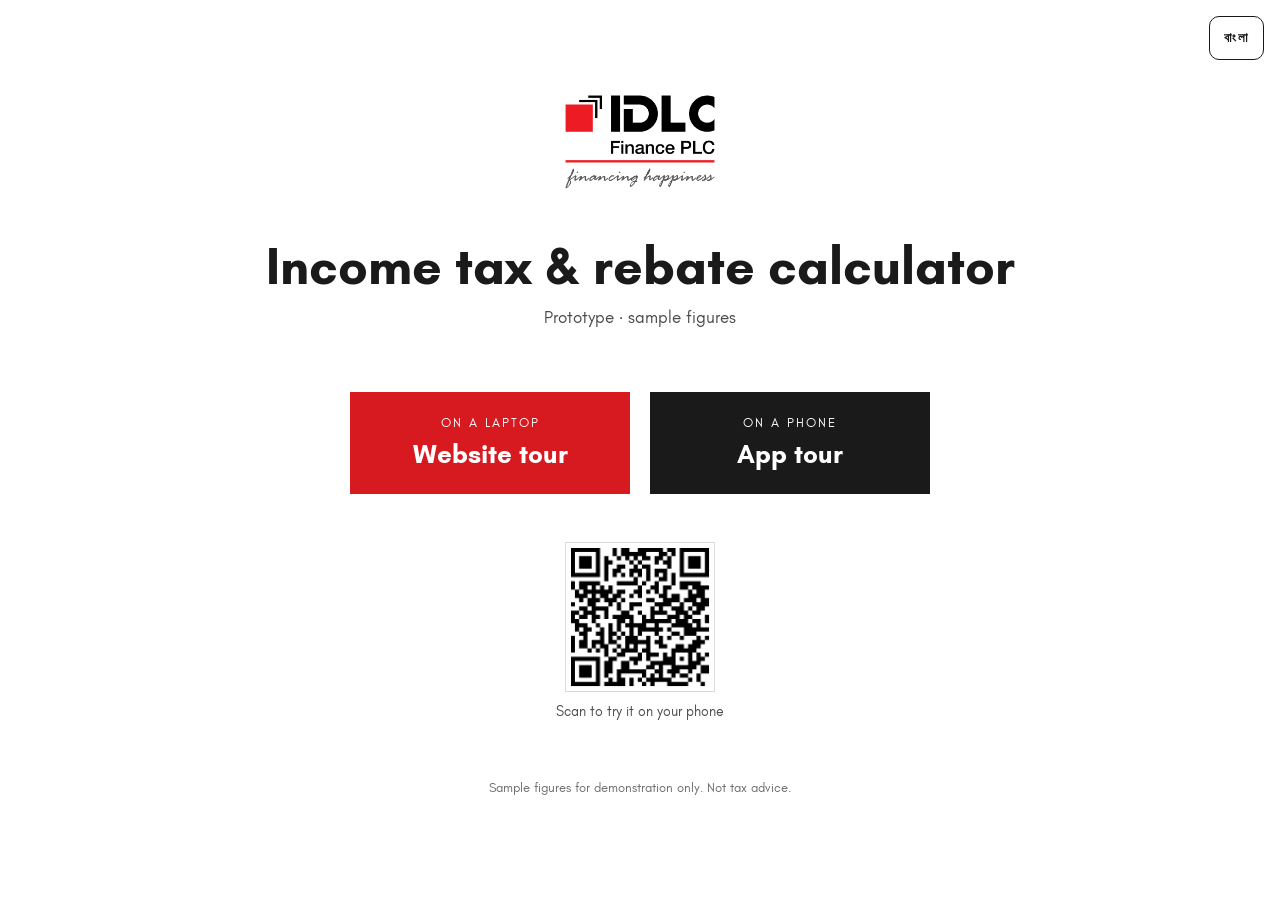
<file: index.html>
<!doctype html>
<html lang="en">
<head>
  <meta charset="utf-8">
  <meta name="viewport" content="width=device-width, initial-scale=1">
  <title data-i18n="s.title">Income tax &amp; rebate calculator</title>
  <link rel="manifest" href="manifest.webmanifest">
  <meta name="theme-color" content="#D71920">
  <link rel="icon" href="assets/icons/icon-192.png">
  <link rel="apple-touch-icon" href="assets/icons/icon-192.png">
  <link rel="stylesheet" href="css/tokens.css">
  <link rel="stylesheet" href="css/web.css">
</head>
<body>
  <main class="start">
    <button type="button" class="langbtn start__lang" data-lang-toggle data-i18n="c.switchTo">বাংলা</button>
    <img class="start__logo" src="assets/logo/idlc-logo-stacked.png" alt="IDLC financing happiness">
    <h1 data-i18n="s.title">Income tax &amp; rebate calculator</h1>
    <p class="start__line" data-i18n="s.line">Prototype · sample figures</p>

    <div class="start__btns">
      <a class="btn big big--red" href="web/quick.html"><small data-i18n="s.laptop">On a laptop</small><strong data-i18n="s.web">Website tour</strong></a>
      <a class="btn big big--ink" href="app/index.html"><small data-i18n="s.phone">On a phone</small><strong data-i18n="s.app">App tour</strong></a>
    </div>

    <div class="qr">
      <img class="qr__img" src="assets/qr.png" width="150" height="150" alt="QR code" data-i18n-attr="alt:s.qrBox">
      <span data-i18n="s.qr">Scan to try it on your phone</span>
    </div>

    <p class="foot" data-i18n="s.foot">Sample figures for demonstration only. Not tax advice.</p>
    <p class="draftnote" data-i18n="c.draft"></p>
  </main>

  <script src="js/strings.js"></script>
  <script src="js/i18n.js"></script>
  <script>
    IDLC_I18N.init();
    // Lets the site be installed and used offline (only when served over http/https)
    if ('serviceWorker' in navigator && /^https?:$/.test(location.protocol)) {
      navigator.serviceWorker.register('sw.js').catch(function () {});
    }
  </script>
</body>
</html>
</file>
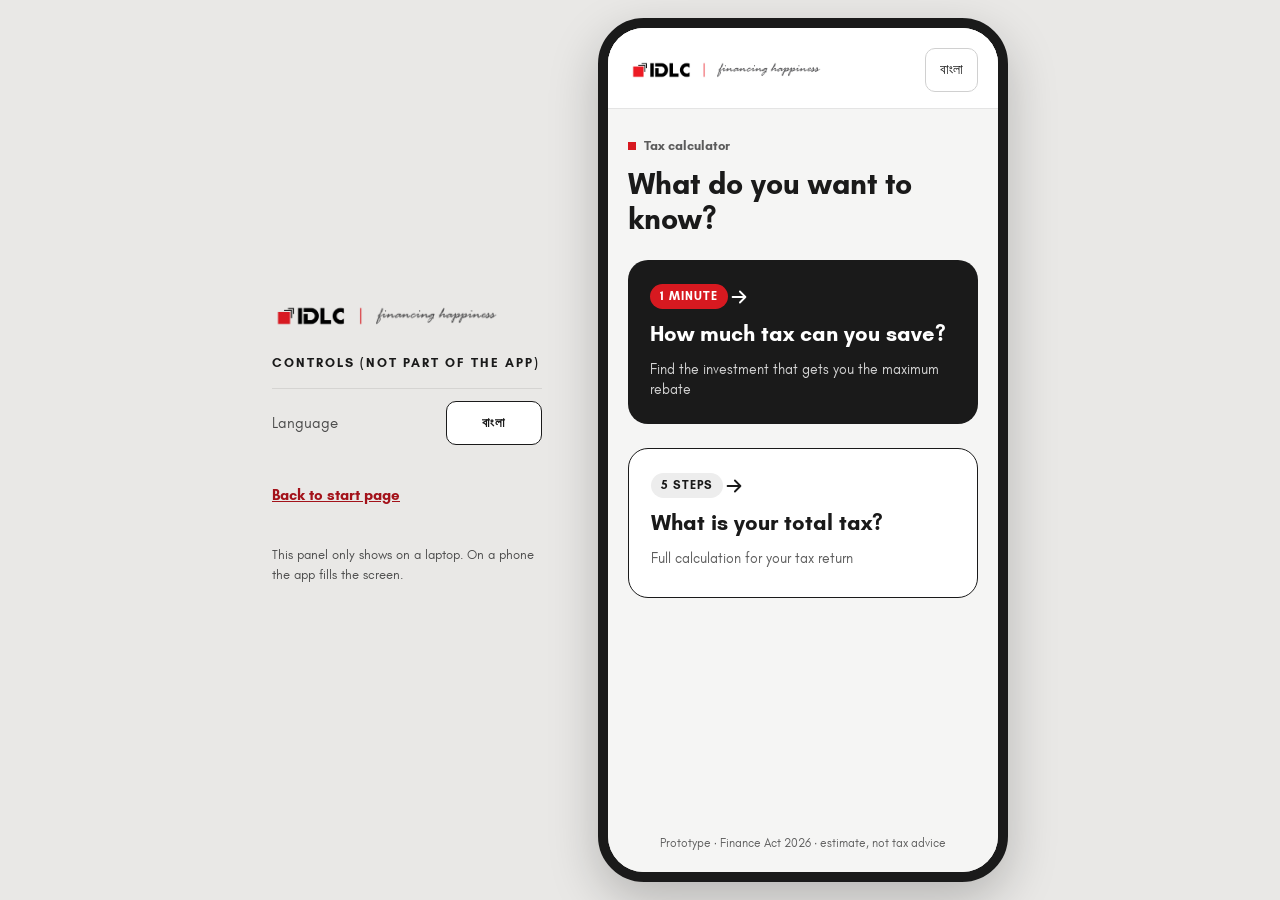
<file: app/index.html>
<!doctype html>
<html lang="en">
<head>
  <meta charset="utf-8">
  <meta name="viewport" content="width=device-width, initial-scale=1, viewport-fit=cover">
  <title data-i18n="a.tag">Tax calculator</title>
  <meta name="theme-color" content="#D71920">
  <meta name="apple-mobile-web-app-capable" content="yes">
  <meta name="mobile-web-app-capable" content="yes">
  <link rel="manifest" href="../manifest.webmanifest">
  <link rel="icon" href="../assets/icons/icon-192.png">
  <link rel="apple-touch-icon" href="../assets/icons/icon-192.png">
  <link rel="stylesheet" href="../css/tokens.css">
  <link rel="stylesheet" href="../css/web.css">
  <link rel="stylesheet" href="../css/app.css">
</head>
<body class="app">
  <div class="stage">
    <aside class="controls no-print">
      <img src="../assets/logo/idlc-logo-horizontal.jpg" alt="IDLC financing happiness">
      <h2 data-i18n="a.ctrlTitle">Controls (not part of the app)</h2>
      <div class="controls__row">
        <span data-i18n="a.ctrlLang">Language</span>
        <button type="button" class="langbtn" data-lang-toggle data-i18n="c.switchTo">বাংলা</button>
      </div>
      <a href="../index.html" data-i18n="a.ctrlBack">Back to start page</a>
      <p class="small" data-i18n="a.ctrlHint"></p>
      <p class="draftnote" data-i18n="c.draft"></p>
    </aside>

    <div class="phone">
      <div class="screen" id="screen" tabindex="-1"></div>
      <div class="sheet-layer" id="sheet" hidden></div>
    </div>
  </div>

  <script src="../js/tax-rules.js"></script>
  <script src="../js/tax-engine.js"></script>
  <script src="../js/format.js"></script>
  <script src="../js/strings.js"></script>
  <script src="../js/i18n.js"></script>
  <script src="../js/links.js"></script>
  <script src="../js/ui-common.js"></script>
  <script src="../js/ui-app.js"></script>
  <script>
    // Lets the app be installed and used offline (only when served over http/https)
    if ('serviceWorker' in navigator && /^https?:$/.test(location.protocol)) {
      navigator.serviceWorker.register('../sw.js').catch(function () {});
    }
  </script>
</body>
</html>
</file>
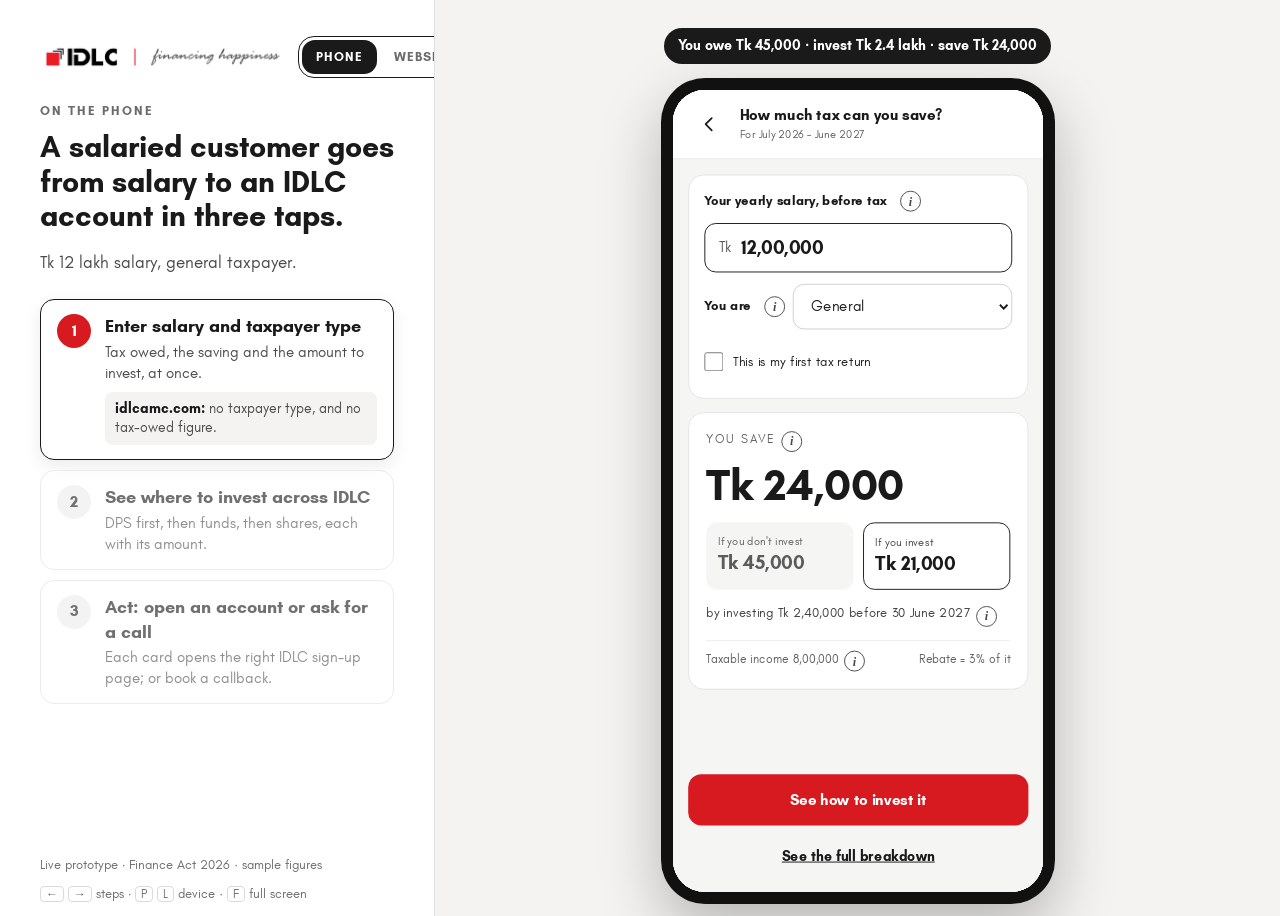
<file: demo/index.html>
<!doctype html>
<html lang="en">
<head>
  <meta charset="utf-8">
  <meta name="viewport" content="width=device-width, initial-scale=1">
  <title>Live demo · IDLC tax calculator</title>
  <link rel="stylesheet" href="../css/tokens.css">
  <style>
    /*
     * demo/index.html — the presentation demo (slide 7).
     * Left: numbered customer tasks. Right: the REAL calculator inside a phone or laptop frame.
     * Click a task (or press → / ←) and the screen jumps to that step. You can still type in it.
     * Keys: → next task · ← previous · P phone · L laptop · F full screen.
     * Works offline (double-click) and online (GitHub Pages).
     */
    html, body { height: 100%; }
    body { background: var(--panel); overflow: hidden; }
    .deck { display: grid; grid-template-columns: minmax(340px, 34%) 1fr; height: 100vh; }

    /* ----- left panel ----- */
    .left { background: #fff; padding: 36px 40px 28px; display: flex; flex-direction: column; gap: 18px; border-right: 1px solid var(--line); overflow: auto; }
    .brand { display: flex; align-items: center; justify-content: space-between; gap: 12px; }
    .brand img { height: 30px; }
    .switch { display: inline-flex; border: 1.5px solid var(--ink); border-radius: 16px; padding: 3px; gap: 3px; }
    .switch button { font: inherit; font-size: 13px; font-weight: 700; letter-spacing: 1px; border: 0; border-radius: 13px; padding: 7px 14px; background: #fff; color: var(--grey-soft); cursor: pointer; min-height: 34px; }
    .switch button[aria-pressed="true"] { background: var(--ink); color: #fff; }
    .kicker { font-size: 13px; letter-spacing: 2px; font-weight: 700; color: var(--grey-soft); margin: 6px 0 -8px; }
    h1 { margin: 0; font-size: 30px; line-height: 1.15; }
    .sub { margin: 0; color: var(--grey-text); font-size: 17px; }
    ol.tasks { list-style: none; margin: 6px 0 0; padding: 0; display: flex; flex-direction: column; gap: 10px; }
    .task { display: grid; grid-template-columns: 34px 1fr; gap: 14px; align-items: start; width: 100%; text-align: left; font: inherit; color: inherit; background: #fff; border: 1px solid var(--line); border-radius: 14px; padding: 14px 16px; cursor: pointer; transition: border-color .15s, box-shadow .15s, opacity .15s; opacity: .62; }
    .task:hover { opacity: .9; }
    .task[aria-current="step"] { opacity: 1; border-color: var(--ink); box-shadow: 0 6px 18px rgba(0,0,0,.08); }
    .task__n { width: 34px; height: 34px; border-radius: 50%; background: var(--line-soft); color: var(--ink); font-weight: 700; display: flex; align-items: center; justify-content: center; }
    .task[aria-current="step"] .task__n { background: var(--red); color: #fff; }
    .task__t { font-weight: 700; font-size: 18px; display: block; }
    .task__d { display: block; color: var(--grey-text); font-size: 15px; margin-top: 2px; }
    .task__vs { display: none; margin-top: 8px; padding: 8px 10px; background: var(--panel); border-radius: 8px; font-size: 13.5px; color: var(--grey-text); }
    .task__vs b { color: var(--ink); }
    .task[aria-current="step"] .task__vs { display: block; }
    .foot { margin-top: auto; font-size: 12.5px; color: var(--grey-soft); display: flex; justify-content: space-between; gap: 12px; flex-wrap: wrap; }
    kbd { font: inherit; font-size: 12px; border: 1px solid var(--field); border-radius: 4px; padding: 0 5px; background: #fff; }

    /* ----- right: device stage ----- */
    .stage { position: relative; display: flex; flex-direction: column; gap: 14px; align-items: center; justify-content: center; padding: 28px; min-width: 0; }
    .callout { background: var(--ink); color: #fff; font-size: 14px; font-weight: 700; padding: 8px 14px; border-radius: 999px; white-space: nowrap; max-width: 90%; overflow: hidden; text-overflow: ellipsis; z-index: 2; }
    .device { position: relative; flex: none; }
    .device iframe { position: absolute; top: 0; left: 0; border: 0; background: #fff; transform-origin: 0 0; }

    /* phone: 390 × 844 screen inside a rounded bezel */
    .phone { border-radius: 44px; background: #111; padding: 12px; box-shadow: 0 24px 60px rgba(0,0,0,.25); }
    .phone .screen { position: relative; overflow: hidden; border-radius: 32px; background: #fff; }

    /* laptop: 1366 × 768 screen, bezel and a base */
    .laptop .lid { background: #111; border-radius: 16px 16px 0 0; padding: 14px 14px 18px; box-shadow: 0 24px 60px rgba(0,0,0,.22); }
    .laptop .screen { position: relative; overflow: hidden; background: #fff; border-radius: 3px; }
    .laptop .base { height: 16px; background: linear-gradient(#cfcfcf, #a9a9a9); border-radius: 0 0 14px 14px; margin: 0 -4%; }
    .laptop .base::before { content: ''; display: block; width: 16%; height: 6px; margin: 0 auto; background: #9a9a9a; border-radius: 0 0 8px 8px; }

    @media (max-width: 900px) {
      body { overflow: auto; }
      .deck { grid-template-columns: 1fr; height: auto; }
      .left { border-right: 0; padding: 24px 16px; }
      .stage { height: 80vh; padding: 16px; }
    }
  </style>
</head>
<body>
  <main class="deck">
    <section class="left" aria-label="Demo steps">
      <div class="brand">
        <img src="../assets/logo/idlc-logo-horizontal.jpg" alt="IDLC">
        <div class="switch" role="group" aria-label="Device">
          <button type="button" data-scene="phone" aria-pressed="true">PHONE</button>
          <button type="button" data-scene="laptop" aria-pressed="false">WEBSITE</button>
        </div>
      </div>
      <div class="kicker" id="kicker"></div>
      <h1 id="title"></h1>
      <p class="sub" id="sub"></p>
      <ol class="tasks" id="tasks"></ol>
      <div class="foot">
        <span>Live prototype · Finance Act 2026 · sample figures</span>
        <span><kbd>←</kbd> <kbd>→</kbd> steps · <kbd>P</kbd> <kbd>L</kbd> device · <kbd>F</kbd> full screen</span>
      </div>
    </section>

    <section class="stage" id="stage" aria-label="Device screen">
      <div class="callout" id="callout" aria-live="polite"></div>
      <div class="device" id="device"></div>
    </section>
  </main>

  <script>
  (function () {
    'use strict';

    // ---------------------------------------------------------------------------
    // THE SCRIPT OF THE DEMO. Edit words here; "src" is the screen each step opens.
    // Links use the presets built into the calculator: salary, cat, first=1, lang.
    // "vs" = what IDLC AML's current calculator (idlcamc.com) does at the same step.
    // ---------------------------------------------------------------------------
    var SCENES = {
      phone: {
        device: 'phone', w: 390, h: 844,
        kicker: 'ON THE PHONE',
        title: 'A salaried customer goes from salary to an IDLC account in three taps.',
        sub: 'Tk 12 lakh salary, general taxpayer.',
        tasks: [
          { t: 'Enter salary and taxpayer type',
            d: 'Tax owed, the saving and the amount to invest, at once.',
            vs: '<b>idlcamc.com:</b> no taxpayer type, and no tax-owed figure.',
            callout: 'You owe Tk 45,000 · invest Tk 2.4 lakh · save Tk 24,000',
            src: '../app/index.html?salary=1200000&cat=general&lang=en#quick' },
          { t: 'See where to invest across IDLC',
            d: 'DPS first, then funds, then shares, each with its amount.',
            vs: '<b>idlcamc.com:</b> points only to IDLC mutual funds.',
            callout: 'Three IDLC companies, one plan · tap "Open a DPS online"',
            src: '../app/index.html?salary=1200000&cat=general&lang=en#invest' },
          { t: 'Act: open an account or ask for a call',
            d: 'Each card opens the right IDLC sign-up page; or book a callback.',
            vs: '<b>idlcamc.com:</b> "Talk to an expert" for funds only.',
            callout: 'Callback with the calculation attached',
            src: '../app/index.html?salary=1200000&cat=general&lang=en#callback' }
        ]
      },
      laptop: {
        device: 'laptop', w: 1366, h: 768,
        kicker: 'ON THE WEBSITE',
        title: 'The same engine gives a correct answer for every kind of taxpayer.',
        sub: 'Quick saver for a fast answer, Full calculator for the return.',
        tasks: [
          { t: 'Below the tax-free limit? Told plainly.',
            d: 'Tk 6 lakh salary: you pay no tax, so no rebate to chase.',
            vs: '<b>idlcamc.com:</b> says this person can save <b>Tk 12,000</b>.',
            callout: 'Tk 6 lakh salary → "You pay no tax at this salary"',
            src: '../web/quick.html?salary=600000&cat=general&lang=en' },
          { t: 'Taxpayer type changes the answer',
            d: 'A woman earning Tk 12 lakh owes Tk 37,500, not Tk 45,000.',
            vs: '<b>idlcamc.com:</b> one rule for everyone; no tax owed shown.',
            callout: 'Woman / 65+: higher tax-free limit, lower tax',
            src: '../web/quick.html?salary=1200000&cat=womanOr65&lang=en' },
          { t: 'Full calculator: list every investment',
            d: 'DPS, Sanchayapatra, PF, funds… each with its legal cap, then the exact tax and a PDF.',
            vs: '<b>idlcamc.com:</b> one "amount invested" box.',
            callout: 'Itemised investments → exact tax to pay, slab by slab',
            src: '../web/full.html' }
        ]
      }
    };

    var $ = function (id) { return document.getElementById(id); };
    var stage = $('stage'), deviceEl = $('device');
    var scene = 'phone', step = 0, frame = null, frameSrc = '';

    function buildDevice(s) {
      var shell = s.device === 'phone'
        ? '<div class="phone"><div class="screen" id="scr"><iframe id="frame" title="Calculator on a phone"></iframe></div></div>'
        : '<div class="laptop"><div class="lid"><div class="screen" id="scr"><iframe id="frame" title="Calculator on a laptop"></iframe></div></div><div class="base"></div></div>';
      deviceEl.innerHTML = shell;
      frame = $('frame'); frameSrc = '';
      frame.style.width = s.w + 'px';
      frame.style.height = s.h + 'px';
      fit();
    }

    // Scales the real-size screen (390×844 or 1366×768) down to fit the stage
    function fit() {
      var s = SCENES[scene];
      var bezel = s.device === 'phone' ? 24 : 28;
      var extraH = s.device === 'phone' ? 24 : 32 + 16;
      var availW = stage.clientWidth - 56 - bezel;
      var availH = stage.clientHeight - 90 - extraH;
      var k = Math.min(availW / s.w, availH / s.h, 1);
      var scr = $('scr');
      scr.style.width = Math.floor(s.w * k) + 'px';
      scr.style.height = Math.floor(s.h * k) + 'px';
      frame.style.transform = 'scale(' + k + ')';
    }

    function render() {
      var s = SCENES[scene];
      $('kicker').textContent = s.kicker;
      $('title').textContent = s.title;
      $('sub').textContent = s.sub;
      $('tasks').innerHTML = s.tasks.map(function (task, i) {
        return '<li><button type="button" class="task" data-step="' + i + '"' + (i === step ? ' aria-current="step"' : '') + '>' +
          '<span class="task__n">' + (i + 1) + '</span>' +
          '<span><span class="task__t">' + task.t + '</span><span class="task__d">' + task.d + '</span>' +
          '<span class="task__vs">' + task.vs + '</span></span></button></li>';
      }).join('');
      document.querySelectorAll('[data-scene]').forEach(function (b) { b.setAttribute('aria-pressed', String(b.getAttribute('data-scene') === scene)); });
      var task = s.tasks[step];
      $('callout').textContent = task.callout;
      if (task.src !== frameSrc) { frame.src = task.src; frameSrc = task.src; }
    }

    function setScene(name) {
      if (!SCENES[name]) return;
      scene = name; step = 0;
      buildDevice(SCENES[name]);
      render();
    }
    function setStep(i) {
      var n = SCENES[scene].tasks.length;
      step = Math.max(0, Math.min(n - 1, i));
      render();
    }

    document.addEventListener('click', function (e) {
      var b = e.target.closest('[data-step]');
      if (b) { setStep(Number(b.getAttribute('data-step'))); return; }
      var sc = e.target.closest('[data-scene]');
      if (sc) setScene(sc.getAttribute('data-scene'));
    });
    document.addEventListener('keydown', function (e) {
      // Typing inside the calculator happens in the iframe, so these keys never steal it
      if (e.key === 'ArrowRight' || e.key === 'ArrowDown' || e.key === 'PageDown') { e.preventDefault(); setStep(step + 1); }
      else if (e.key === 'ArrowLeft' || e.key === 'ArrowUp' || e.key === 'PageUp') { e.preventDefault(); setStep(step - 1); }
      else if (e.key === 'p' || e.key === 'P') setScene('phone');
      else if (e.key === 'l' || e.key === 'L') setScene('laptop');
      else if (e.key === 'f' || e.key === 'F') {
        if (document.fullscreenElement) document.exitFullscreen(); else if (document.documentElement.requestFullscreen) document.documentElement.requestFullscreen();
      }
    });
    window.addEventListener('resize', fit);

    // Open on a given device/step from the link, e.g. demo/index.html?scene=laptop&step=2
    var q = new URLSearchParams(location.search);
    setScene(q.get('scene') === 'laptop' ? 'laptop' : 'phone');
    if (q.get('step')) setStep(Number(q.get('step')) - 1);
  })();
  </script>
</body>
</html>
</file>
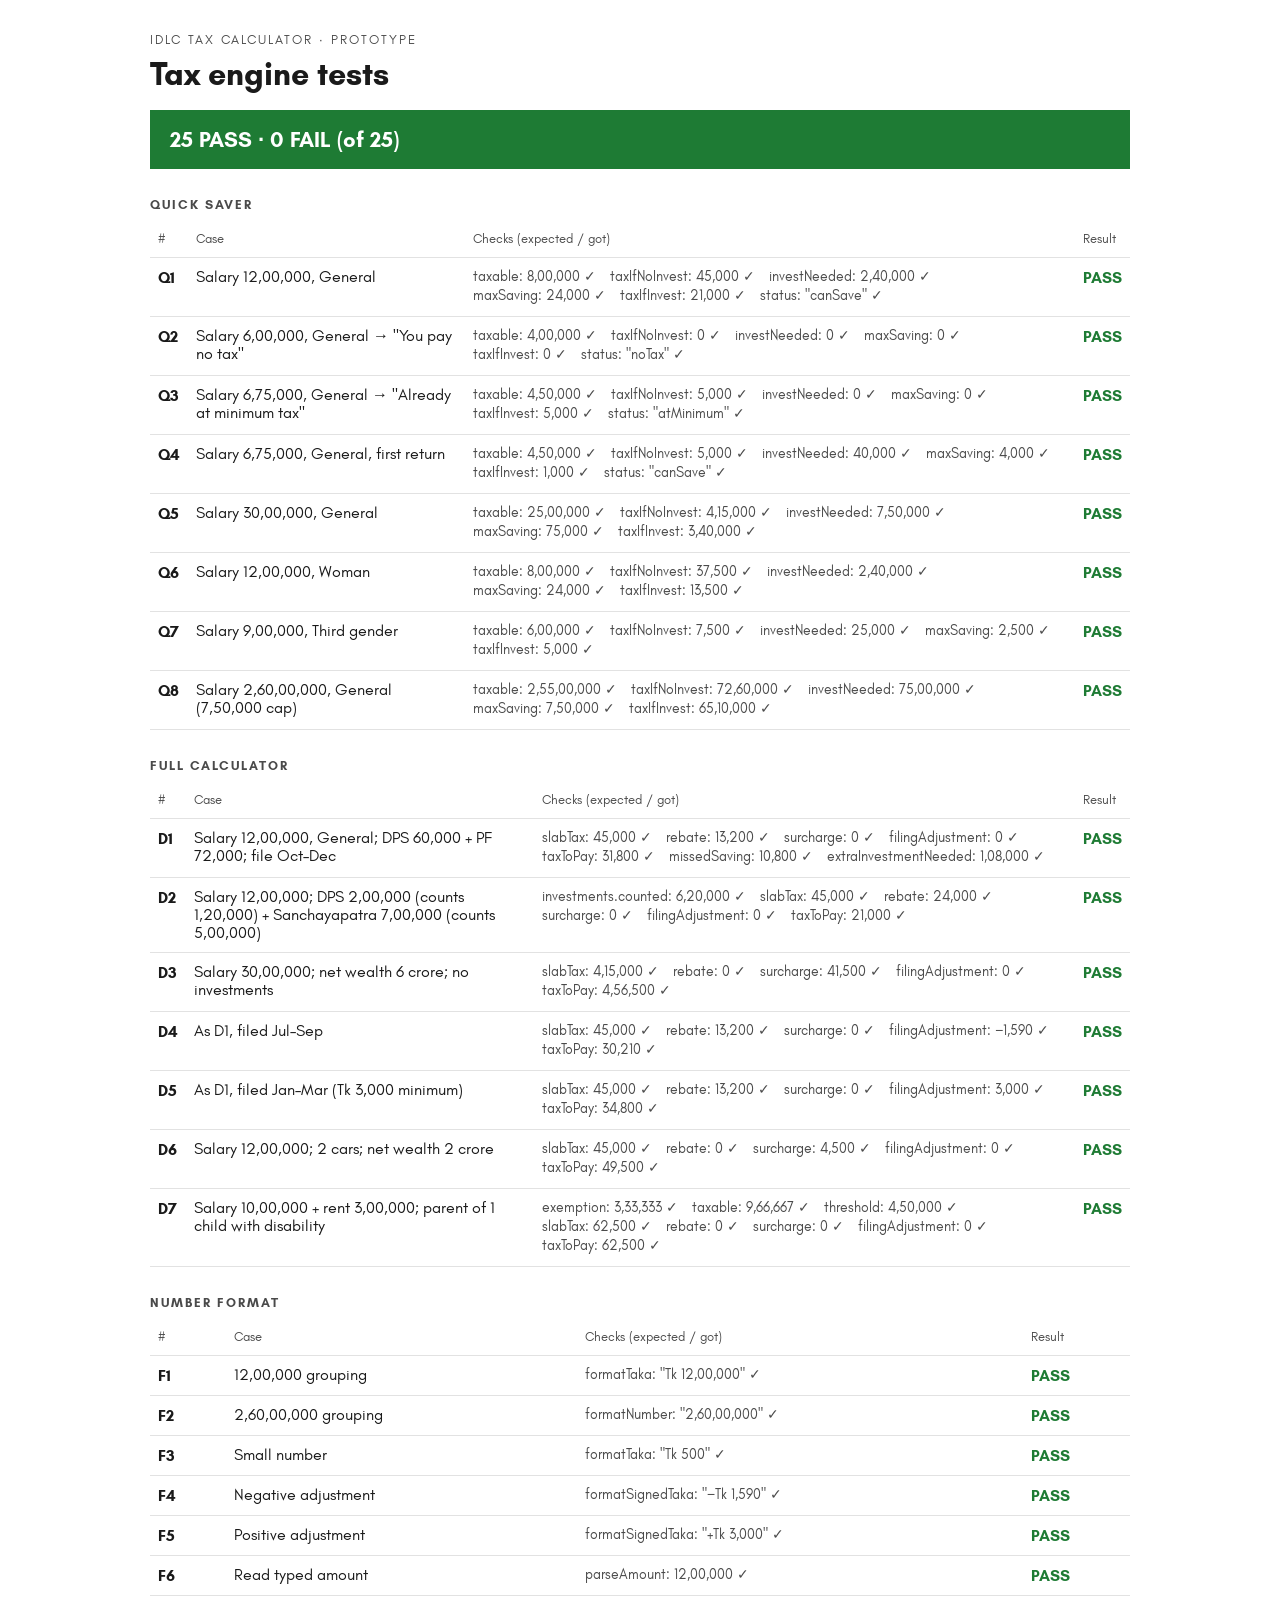
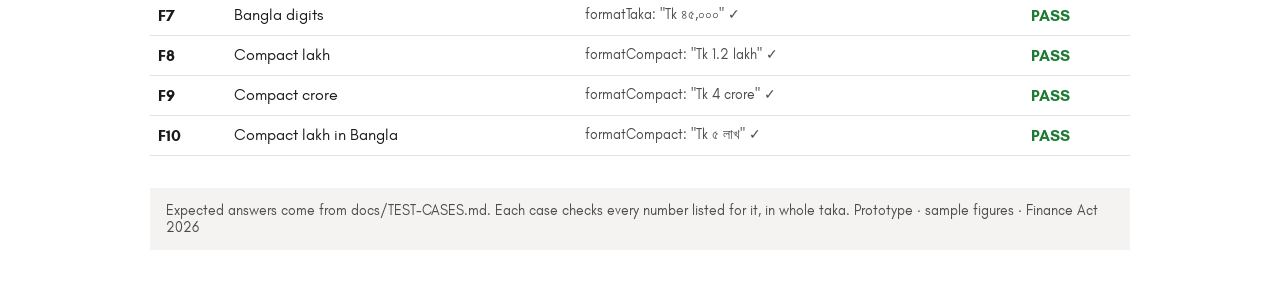
<file: tests/run-tests.html>
<!doctype html>
<html lang="en">
<head>
  <meta charset="utf-8">
  <meta name="viewport" content="width=device-width, initial-scale=1">
  <title>Tax engine tests</title>
  <style>
    @font-face { font-family: 'Glacial Indifference'; src: url('../assets/fonts/glacial-indifference-400.woff2') format('woff2'); font-weight: 400; }
    @font-face { font-family: 'Glacial Indifference'; src: url('../assets/fonts/glacial-indifference-700.woff2') format('woff2'); font-weight: 700; }
    :root { --ink: #1A1A1A; --grey: #4A4A4A; --line: #E2E2E2; --panel: #F4F3F1; --red: #D71920; --green: #1E7B34; }
    * { box-sizing: border-box; }
    body { margin: 0; padding: 32px 16px; background: #fff; color: var(--ink); font-family: 'Glacial Indifference', sans-serif; font-size: 16px; }
    main { max-width: 980px; margin: 0 auto; }
    .label { font-size: 13px; letter-spacing: 2px; text-transform: uppercase; color: var(--grey); margin: 0 0 6px; }
    h1 { margin: 0 0 16px; font-size: 32px; }
    #summary { padding: 16px 20px; font-size: 22px; font-weight: 700; color: #fff; margin-bottom: 24px; }
    #summary.ok { background: var(--green); }
    #summary.bad { background: var(--red); }
    h2 { font-size: 13px; letter-spacing: 2px; text-transform: uppercase; color: var(--grey); margin: 28px 0 8px; }
    table { width: 100%; border-collapse: collapse; }
    th, td { text-align: left; padding: 10px 8px; border-bottom: 1px solid var(--line); vertical-align: top; }
    th { font-size: 13px; color: var(--grey); font-weight: 400; }
    .result { font-weight: 700; white-space: nowrap; }
    .pass { color: var(--green); }
    .fail { color: var(--red); }
    .checks { font-size: 14px; color: var(--grey); }
    .checks span { display: inline-block; margin: 0 14px 2px 0; }
    .checks .fail { font-weight: 700; }
    .note { margin-top: 32px; padding: 14px 16px; background: var(--panel); color: var(--grey); font-size: 14px; }
  </style>
</head>
<body>
<main>
  <p class="label">IDLC tax calculator · prototype</p>
  <h1>Tax engine tests</h1>
  <div id="summary">Running…</div>
  <div id="groups"></div>
  <p class="note">Expected answers come from docs/TEST-CASES.md. Each case checks every number listed for it, in whole taka. Prototype · sample figures · Finance Act 2026</p>
</main>

<script src="../js/tax-rules.js"></script>
<script src="../js/tax-engine.js"></script>
<script src="../js/format.js"></script>
<script src="test-cases.js"></script>
<script>
(function () {
  var F = window.IDLC_FORMAT;
  var results = window.IDLC_RUN_TESTS(window.IDLC_TAX_ENGINE, F);
  var groups = { quick: 'Quick saver', full: 'Full calculator', format: 'Number format' };

  function show(v) {
    if (typeof v === 'number') return F.formatNumber(v);
    if (typeof v === 'string') return '"' + v + '"';
    return String(v);
  }
  function esc(s) {
    return String(s).replace(/[&<>"]/g, function (c) { return { '&': '&amp;', '<': '&lt;', '>': '&gt;', '"': '&quot;' }[c]; });
  }

  var passed = 0, html = '';
  Object.keys(groups).forEach(function (mode) {
    var rows = results.filter(function (r) { return r.mode === mode; });
    if (!rows.length) return;
    html += '<h2>' + groups[mode] + '</h2><table><thead><tr><th>#</th><th>Case</th><th>Checks (expected / got)</th><th>Result</th></tr></thead><tbody>';
    rows.forEach(function (r) {
      if (r.pass) passed++;
      var checks = r.checks.map(function (c) {
        var txt = esc(c.field) + ': ' + esc(show(c.expected)) + (c.pass ? ' ✓' : ' ≠ ' + esc(show(c.actual)));
        return '<span class="' + (c.pass ? '' : 'fail') + '">' + txt + '</span>';
      }).join('');
      if (r.error) checks += '<span class="fail">Error: ' + esc(r.error) + '</span>';
      html += '<tr><td><b>' + r.id + '</b></td><td>' + esc(r.title) + '</td><td class="checks">' + checks +
              '</td><td class="result ' + (r.pass ? 'pass">PASS' : 'fail">FAIL') + '</td></tr>';
    });
    html += '</tbody></table>';
  });

  var failed = results.length - passed;
  var summary = document.getElementById('summary');
  summary.textContent = passed + ' PASS · ' + failed + ' FAIL (of ' + results.length + ')';
  summary.className = failed ? 'bad' : 'ok';
  document.getElementById('groups').innerHTML = html;
  document.title = (failed ? 'FAIL ' : 'PASS ') + passed + '/' + results.length + ' — Tax engine tests';
})();
</script>
</body>
</html>
</file>
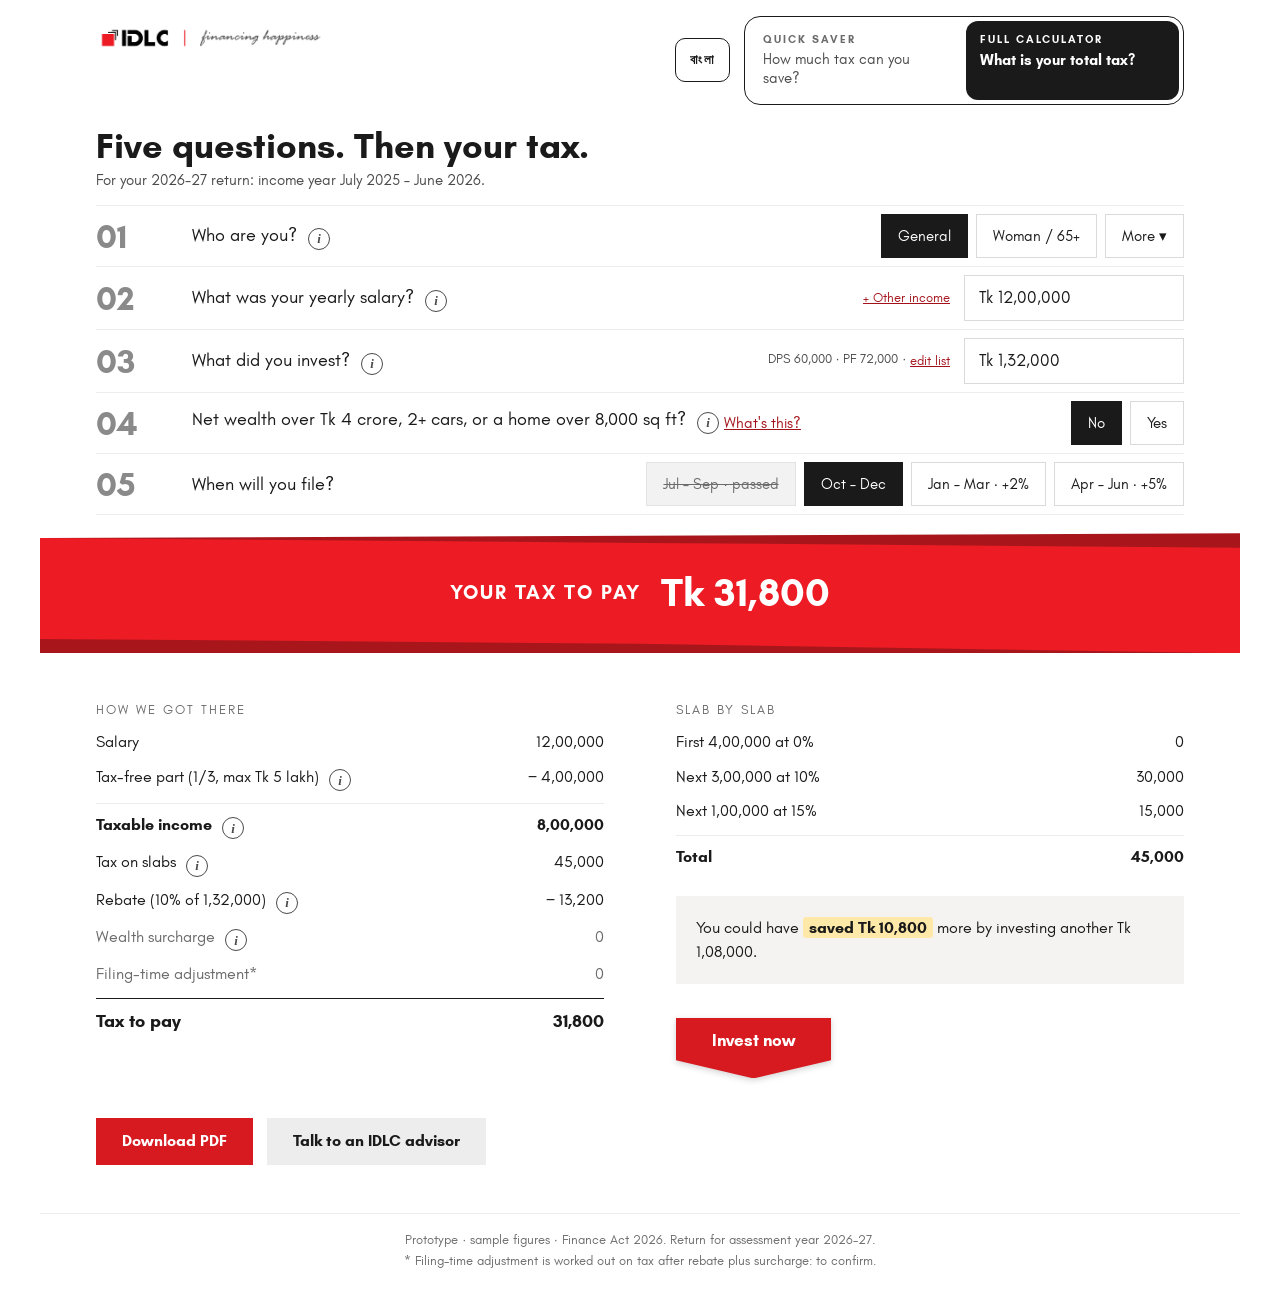
<file: web/full.html>
<!doctype html>
<html lang="en">
<head>
  <meta charset="utf-8">
  <meta name="viewport" content="width=device-width, initial-scale=1">
  <title data-i18n="f.pageTitle">Full calculator</title>
  <link rel="manifest" href="../manifest.webmanifest">
  <meta name="theme-color" content="#D71920">
  <link rel="stylesheet" href="../css/tokens.css">
  <link rel="stylesheet" href="../css/web.css">
</head>
<body>
  <header class="topbar">
    <a href="../index.html" aria-label="IDLC"><img src="../assets/logo/idlc-logo-horizontal.jpg" alt="IDLC financing happiness"></a>
    <div class="topbar__right">
      <button type="button" class="langbtn" data-lang-toggle data-i18n="c.switchTo">বাংলা</button>
      <div id="mode-switch" data-active="full"></div>
    </div>
  </header>

  <main class="story">
    <h1 data-i18n="f.h1">Five questions. Then your tax.</h1>
    <div class="story__sub" id="year-line"></div>

    <div class="rows">
      <!-- 01 -->
      <div class="row">
        <span class="row__num">01</span>
        <span class="row__label"><span data-i18n="f.q1">Who are you?</span> <span data-info="taxFreeLimit"></span></span>
        <span class="row__control" id="cat-chips"></span>
      </div>
      <div class="extra" id="cat-more" hidden>
        <div class="extra__chips" id="cat-extra-chips"></div>
        <label class="check"><input type="checkbox" id="parent"><span data-i18n="f.parent">I am the parent or legal guardian of a person with disability</span></label>
        <div class="extra__fields" id="parent-fields" hidden>
          <label class="field field--small"><span data-i18n="f.children">How many such children?</span><input id="children" type="number" min="1" max="9" value="1" inputmode="numeric"></label>
        </div>
        <div class="small" id="parent-note"></div>
      </div>

      <!-- 02 -->
      <div class="row">
        <span class="row__num">02</span>
        <span class="row__label"><span data-i18n="f.q2">What was your yearly salary?</span> <span data-info="taxFreePart"></span></span>
        <span class="row__money">
          <input class="input" id="salary" inputmode="numeric" autocomplete="off" placeholder="Tk 0" data-i18n-attr="aria-label:f.salaryAria;placeholder:q.salaryPh">
          <span class="row__hint"><button type="button" class="linkbtn" id="other-toggle" aria-expanded="false" data-i18n="f.other">+ Other income</button></span>
        </span>
      </div>
      <div class="extra" id="other-box" hidden>
        <label class="field"><span data-i18n="f.otherLabel">Other income this year (rent, interest, business…)</span><input class="input" id="other" inputmode="numeric" autocomplete="off" placeholder="Tk 0" data-i18n-attr="placeholder:q.salaryPh"></label>
      </div>

      <!-- 03 -->
      <div class="row">
        <span class="row__num">03</span>
        <span class="row__label"><span data-i18n="f.q3">What did you invest?</span> <span data-info="eligibleInvestment"></span></span>
        <span class="row__money">
          <input class="input" id="inv-total" inputmode="numeric" autocomplete="off" placeholder="Tk 0" data-i18n-attr="aria-label:f.totalAria;placeholder:q.salaryPh">
          <span class="row__hint"><span id="inv-summary"></span> <button type="button" class="linkbtn" id="inv-toggle" aria-expanded="false" data-i18n="f.editList">edit list</button></span>
        </span>
      </div>
      <div class="extra" id="inv-box" hidden>
        <div class="invlist" id="inv-list"></div>
        <div class="invnote" data-i18n="f.invNote"></div>
      </div>

      <!-- 04 -->
      <div class="row">
        <span class="row__num">04</span>
        <span class="row__label"><span id="wealth-q"></span> <span data-info="wealthSurcharge"></span> <small><button type="button" class="linkbtn" id="whats-this" data-explain="wealthSurcharge" aria-expanded="false" data-i18n="f.whats">What's this?</button></small></span>
        <span class="row__control" id="wealth-chips"></span>
      </div>
      <div class="extra" id="wealth-box" hidden>
        <div class="extra__fields">
          <label class="field"><span><span data-i18n="f.netWealth">Net wealth</span> <span data-info="netWealth"></span></span><input class="input" id="net-wealth" inputmode="numeric" autocomplete="off" placeholder="Tk 0" data-i18n-attr="placeholder:q.salaryPh"></label>
          <label class="field field--small"><span data-i18n="f.cars">Cars in your name</span><input class="input" id="cars" type="number" min="0" value="0" inputmode="numeric"></label>
          <label class="field field--small"><span data-i18n="f.sqft">Home size (sq ft)</span><input class="input" id="sqft" type="number" min="0" inputmode="numeric" placeholder="0"></label>
        </div>
      </div>

      <!-- 05 -->
      <div class="row">
        <span class="row__num">05</span>
        <span class="row__label" data-i18n="f.q5">When will you file?</span>
        <span class="row__control" id="filing-chips"></span>
      </div>
    </div>
  </main>

  <div class="ribbon ribbon--tax" aria-live="polite">
    <div class="ribbon__text"><span class="ribbon__label" data-i18n="f.taxToPay">YOUR TAX TO PAY</span><span class="ribbon__amount" id="tax-to-pay">Tk 0</span></div>
  </div>

  <section class="receipt">
    <div class="receipt__col" id="how"></div>
    <div class="receipt__col" id="slabs"></div>
  </section>

  <section class="story print-only">
    <div class="kicker" data-i18n="f.pAnswers">YOUR ANSWERS</div>
    <dl class="printans" id="print-answers"></dl>
  </section>

  <div class="actions no-print">
    <button type="button" class="btn btn--red" id="download" data-i18n="c.pdf">Download PDF</button>
    <button type="button" class="btn btn--grey" data-open-callback data-i18n="c.talk">Talk to an IDLC advisor</button>
  </div>

  <p class="foot"><span id="foot-main"></span><br><span data-i18n="f.footNote"></span></p>
  <p class="draftnote" data-i18n="c.draft"></p>

  <script src="../js/tax-rules.js"></script>
  <script src="../js/tax-engine.js"></script>
  <script src="../js/format.js"></script>
  <script src="../js/strings.js"></script>
  <script src="../js/i18n.js"></script>
  <script src="../js/ui-common.js"></script>
  <script src="../js/ui-full.js"></script>
</body>
</html>
</file>
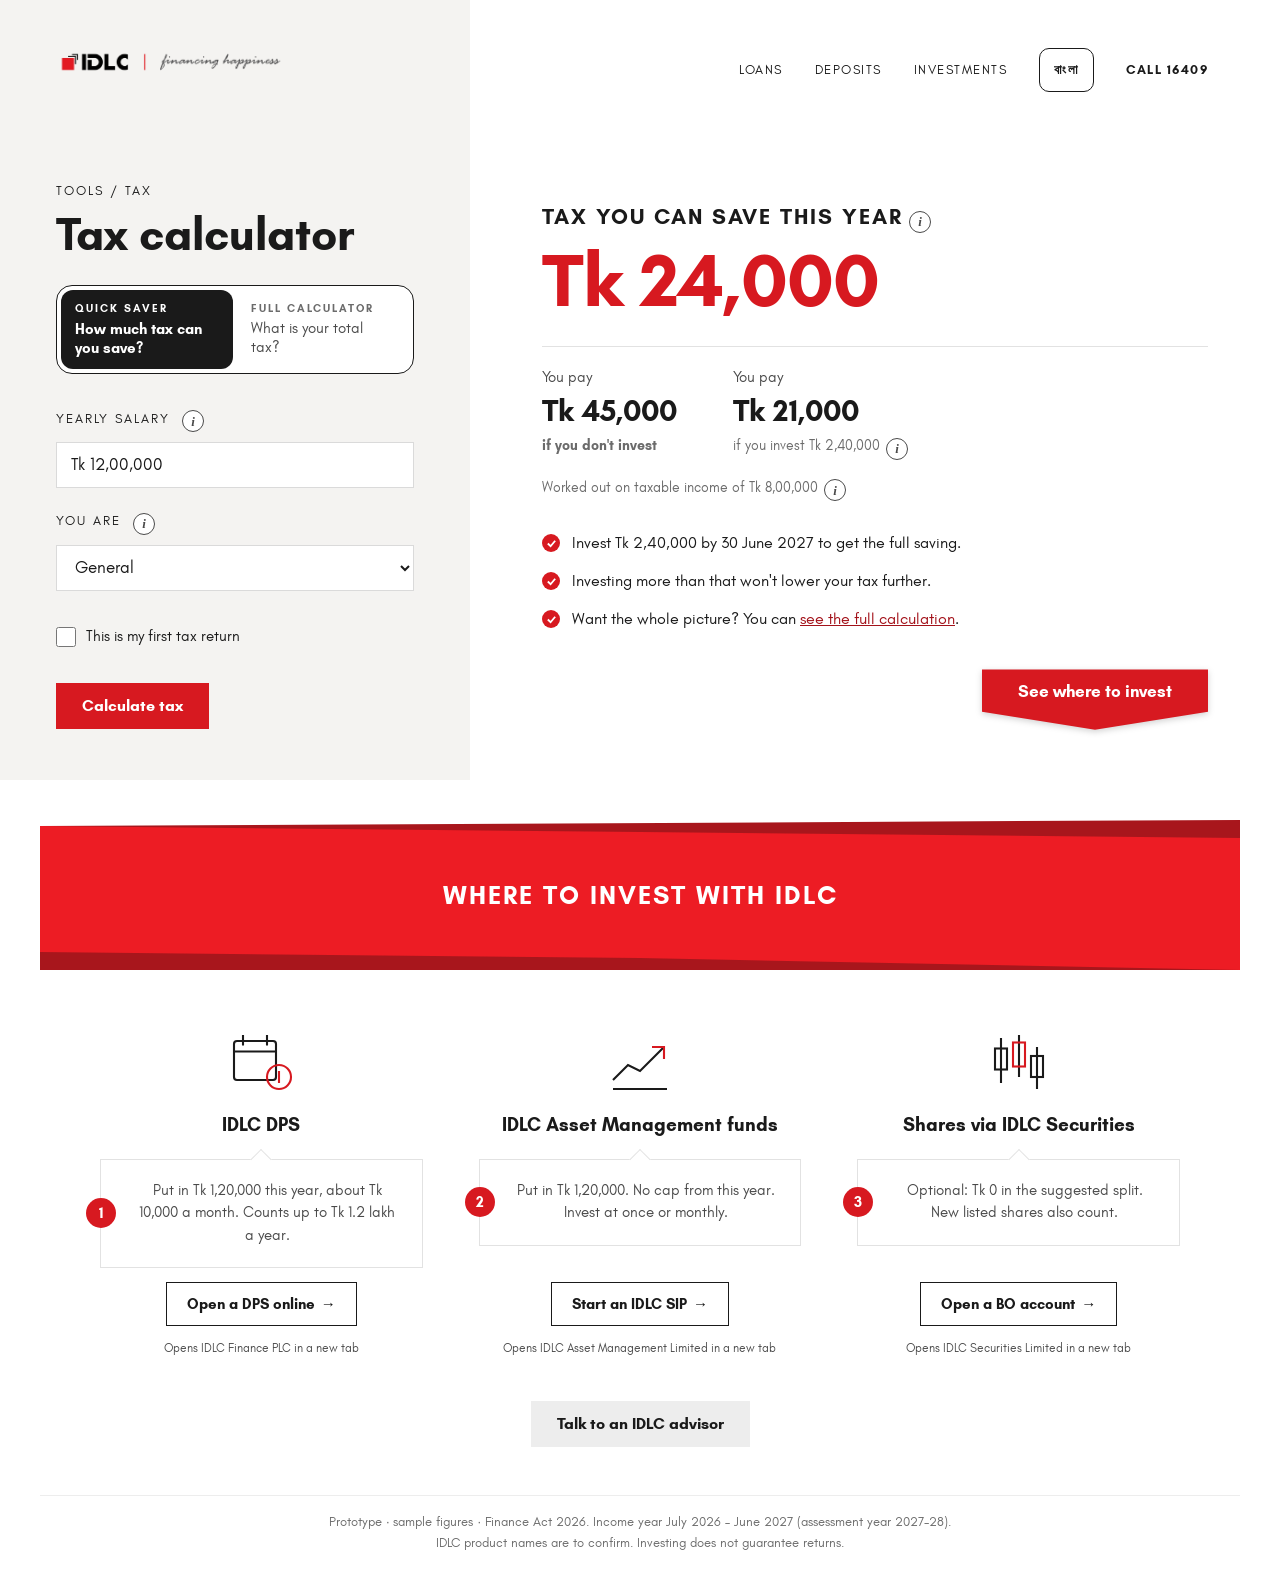
<file: web/quick.html>
<!doctype html>
<html lang="en">
<head>
  <meta charset="utf-8">
  <meta name="viewport" content="width=device-width, initial-scale=1">
  <title data-i18n="q.h1">Tax calculator</title>
  <link rel="manifest" href="../manifest.webmanifest">
  <meta name="theme-color" content="#D71920">
  <link rel="stylesheet" href="../css/tokens.css">
  <link rel="stylesheet" href="../css/web.css">
</head>
<body>
  <div class="split">
    <aside class="panel">
      <a href="../index.html" aria-label="IDLC"><img class="panel__logo" src="../assets/logo/idlc-logo-horizontal.jpg" alt="IDLC financing happiness"></a>
      <div class="panel__head">
        <div class="kicker" data-i18n="q.eyebrow">TOOLS / TAX</div>
        <h1 data-i18n="q.h1">Tax calculator</h1>
      </div>
      <div id="mode-switch" data-active="quick"></div>

      <form id="quick-form" novalidate>
        <label class="field"><span><span data-i18n="q.salary">Yearly salary</span> <span data-info="taxFreePart"></span></span>
          <input id="salary" inputmode="numeric" autocomplete="off" data-i18n-attr="placeholder:q.salaryPh" placeholder="Tk 0">
        </label>
        <label class="field"><span><span data-i18n="q.youAre">You are</span> <span data-info="taxFreeLimit"></span></span>
          <select id="category"></select>
        </label>
        <label class="check"><input type="checkbox" id="first-return"><span data-i18n="q.first">This is my first tax return</span></label>
        <button type="submit" class="btn btn--red" data-i18n="q.calc">Calculate tax</button>
      </form>
    </aside>

    <section class="result">
      <nav class="topnav" aria-label="IDLC">
        <span data-i18n="nav.loans">Loans</span><span data-i18n="nav.deposits">Deposits</span><span data-i18n="nav.invest">Investments</span>
        <button type="button" class="langbtn" data-lang-toggle data-i18n="c.switchTo">বাংলা</button>
        <a href="tel:16409" data-i18n="nav.call">Call 16409</a>
      </nav>
      <div class="result__body" id="result" aria-live="polite"></div>
    </section>
  </div>

  <div class="ribbon" id="where-to-invest" role="presentation"><div class="ribbon__text"><span class="ribbon__label" data-i18n="p.ribbon">WHERE TO INVEST WITH IDLC</span></div></div>

  <section class="products" id="products"></section>

  <div class="center"><button type="button" class="btn btn--grey" data-open-callback data-i18n="c.talk">Talk to an IDLC advisor</button></div>

  <p class="foot"><span id="foot-main"></span><br><span data-i18n="q.footNote"></span></p>
  <p class="draftnote" data-i18n="c.draft"></p>

  <script src="../js/tax-rules.js"></script>
  <script src="../js/tax-engine.js"></script>
  <script src="../js/format.js"></script>
  <script src="../js/strings.js"></script>
  <script src="../js/i18n.js"></script>
  <script src="../js/links.js"></script>
  <script src="../js/ui-common.js"></script>
  <script src="../js/ui-quick.js"></script>
</body>
</html>
</file>
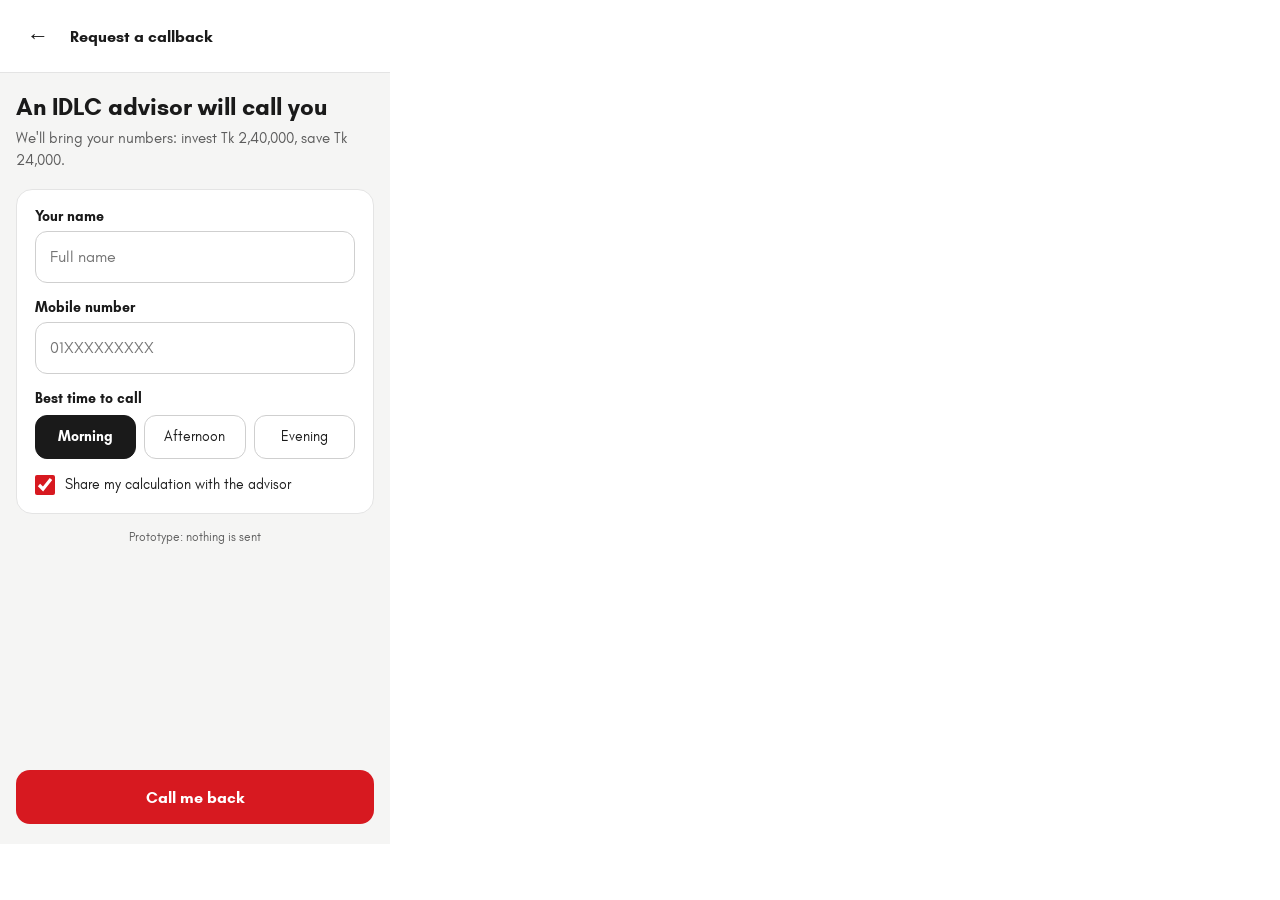
<file: design-reference/screens/AppCallback.html>
<!doctype html>
<html lang="en">
<head>
<meta charset="utf-8">
<title>App request a callback</title>
</head>
<body>
<x-dc>
<helmet>
<style>
@font-face{font-family:'Lato';src:url(../../assets/fonts/glacial-indifference-400.woff2) format('woff2');font-weight:400}
@font-face{font-family:'Lato';src:url(../../assets/fonts/glacial-indifference-700.woff2) format('woff2');font-weight:700 900}
body{margin:0}
a{color:#A3121A}a:hover{color:#7A0D13}
</style>
</helmet>
<div style="width:390px;height:844px;box-sizing:border-box;background:#F5F5F4;font-family:'Lato',sans-serif;color:#1A1A1A;display:flex;flex-direction:column;overflow:hidden">
  <div style="background:#FFFFFF;padding:14px 16px;display:flex;align-items:center;gap:10px;border-bottom:1px solid #E4E4E4">
    <a href="AppInvest.dc.html" aria-label="Back" style="width:44px;height:44px;display:inline-flex;align-items:center;justify-content:center;color:#1A1A1A;text-decoration:none;font-size:22px">←</a>
    <span style="font-size:16px;font-weight:900">Request a callback</span>
  </div>
  <div style="padding:20px 16px;display:flex;flex-direction:column;gap:16px;flex-grow:1">
    <div style="display:flex;flex-direction:column;gap:6px">
      <h1 style="margin:0;font-size:24px;font-weight:900;line-height:1.2">An IDLC advisor will call you</h1>
      <div style="font-size:15px;color:#5C5C5C;line-height:1.5">We'll bring your numbers: invest Tk 2,40,000, save Tk 24,000.</div>
    </div>
    <div style="background:#FFFFFF;border:1px solid #E4E4E4;border-radius:16px;padding:18px;display:flex;flex-direction:column;gap:16px">
      <label style="display:flex;flex-direction:column;gap:6px;font-size:14px;font-weight:700">Your name<input placeholder="Full name" style="font-family:'Lato',sans-serif;font-size:16px;height:50px;padding:0 14px;border:1px solid #CFCFCF;border-radius:12px"></label>
      <label style="display:flex;flex-direction:column;gap:6px;font-size:14px;font-weight:700">Mobile number<input placeholder="01XXXXXXXXX" style="font-family:'Lato',sans-serif;font-size:16px;height:50px;padding:0 14px;border:1px solid #CFCFCF;border-radius:12px"></label>
      <div style="display:flex;flex-direction:column;gap:8px">
        <span style="font-size:14px;font-weight:700">Best time to call</span>
        <div style="display:grid;grid-template-columns:repeat(3,minmax(0,1fr));gap:8px">
          <button style="height:44px;border-radius:12px;border:1.5px solid #1A1A1A;background:#1A1A1A;color:#FFFFFF;font-family:'Lato',sans-serif;font-size:14px;font-weight:700">Morning</button>
          <button style="height:44px;border-radius:12px;border:1px solid #CFCFCF;background:#FFFFFF;color:#1A1A1A;font-family:'Lato',sans-serif;font-size:14px">Afternoon</button>
          <button style="height:44px;border-radius:12px;border:1px solid #CFCFCF;background:#FFFFFF;color:#1A1A1A;font-family:'Lato',sans-serif;font-size:14px">Evening</button>
        </div>
      </div>
      <label style="display:flex;align-items:flex-start;gap:10px;font-size:14px;line-height:1.45">
        <input type="checkbox" checked style="width:20px;height:20px;accent-color:#D71920;margin:0">
        Share my calculation with the advisor
      </label>
    </div>
    <div style="font-size:12px;color:#5C5C5C;text-align:center">Prototype: nothing is sent</div>
    <div style="margin-top:auto">
      <a href="AppStart.dc.html" style="display:flex;justify-content:center;align-items:center;height:54px;border-radius:14px;background:#D71920;color:#FFFFFF;font-size:16px;font-weight:700;text-decoration:none">Call me back</a>
    </div>
  </div>
</div>
</x-dc>
<script type="text/x-dc" data-dc-script data-props='{"$preview":{"width":390,"height":844}}'>
class Component extends DCLogic {
renderVals() {
return {};
}
}
</script>
</body>
</html>
</file>
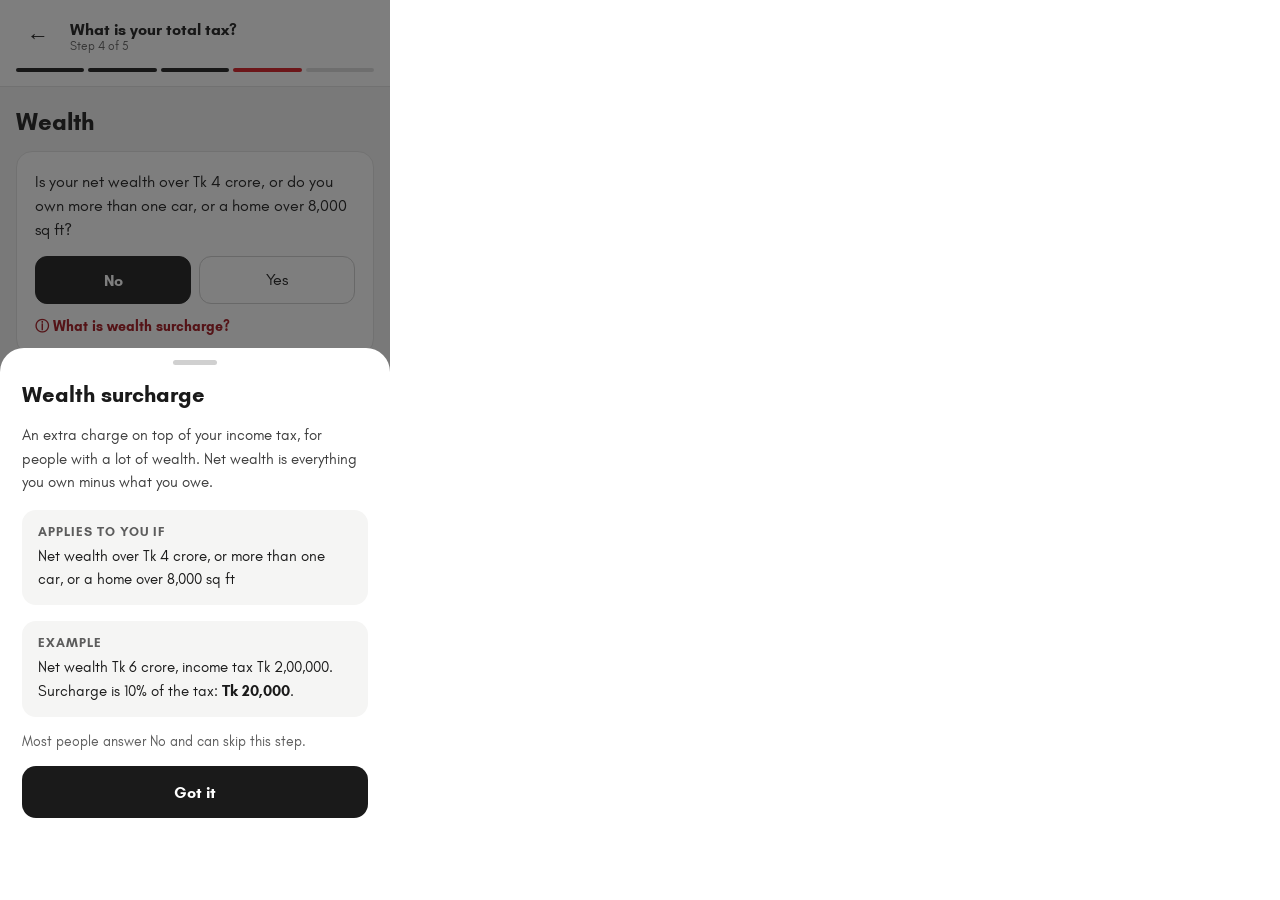
<file: design-reference/screens/AppExplain.html>
<!doctype html>
<html lang="en">
<head>
<meta charset="utf-8">
<title>App detailed mode, wealth surcharge explainer</title>
</head>
<body>
<x-dc>
<helmet>
<style>
@font-face{font-family:'Lato';src:url(../../assets/fonts/glacial-indifference-400.woff2) format('woff2');font-weight:400}
@font-face{font-family:'Lato';src:url(../../assets/fonts/glacial-indifference-700.woff2) format('woff2');font-weight:700 900}
body{margin:0}
a{color:#A3121A}a:hover{color:#7A0D13}
</style>
</helmet>
<div style="width:390px;height:844px;box-sizing:border-box;background:#F5F5F4;font-family:'Lato',sans-serif;color:#1A1A1A;display:flex;flex-direction:column;overflow:hidden;position:relative">
  <div style="background:#FFFFFF;padding:14px 16px;display:flex;flex-direction:column;gap:10px;border-bottom:1px solid #E4E4E4">
    <div style="display:flex;align-items:center;gap:10px">
      <a href="AppStart.dc.html" aria-label="Back" style="width:44px;height:44px;display:inline-flex;align-items:center;justify-content:center;color:#1A1A1A;text-decoration:none;font-size:22px">←</a>
      <div style="display:flex;flex-direction:column">
        <span style="font-size:16px;font-weight:900">What is your total tax?</span>
        <span style="font-size:12px;color:#5C5C5C">Step 4 of 5</span>
      </div>
    </div>
    <div style="display:grid;grid-template-columns:repeat(5,minmax(0,1fr));gap:4px">
      <span style="height:4px;border-radius:2px;background:#1A1A1A"></span>
      <span style="height:4px;border-radius:2px;background:#1A1A1A"></span>
      <span style="height:4px;border-radius:2px;background:#1A1A1A"></span>
      <span style="height:4px;border-radius:2px;background:#D71920"></span>
      <span style="height:4px;border-radius:2px;background:#DDDDDD"></span>
    </div>
  </div>
  <div style="padding:20px 16px;display:flex;flex-direction:column;gap:14px">
    <h1 style="margin:0;font-size:24px;font-weight:900">Wealth</h1>
    <div style="background:#FFFFFF;border:1px solid #E4E4E4;border-radius:16px;padding:18px;display:flex;flex-direction:column;gap:14px">
      <div style="font-size:16px;line-height:1.5">Is your net wealth over Tk 4 crore, or do you own more than one car, or a home over 8,000 sq ft?</div>
      <div style="display:flex;gap:8px">
        <button style="flex:1;height:48px;border-radius:12px;border:1.5px solid #1A1A1A;background:#1A1A1A;color:#FFFFFF;font-family:'Lato',sans-serif;font-size:16px;font-weight:700">No</button>
        <button style="flex:1;height:48px;border-radius:12px;border:1px solid #CFCFCF;background:#FFFFFF;color:#1A1A1A;font-family:'Lato',sans-serif;font-size:16px">Yes</button>
      </div>
      <span style="font-size:14px;font-weight:700;color:#A3121A">ⓘ What is wealth surcharge?</span>
    </div>
  </div>

  <div style="position:absolute;left:0;top:0;width:390px;height:844px;background:rgba(20,20,20,0.55);display:flex;flex-direction:column;justify-content:flex-end">
    <div style="background:#FFFFFF;border-radius:24px 24px 0 0;padding:12px 22px 26px;display:flex;flex-direction:column;gap:16px">
      <span style="align-self:center;width:44px;height:5px;border-radius:3px;background:#D0D0D0"></span>
      <div style="font-size:22px;font-weight:900">Wealth surcharge</div>
      <div style="font-size:15px;color:#3D3D3D;line-height:1.55">An extra charge on top of your income tax, for people with a lot of wealth. Net wealth is everything you own minus what you owe.</div>
      <div style="background:#F5F5F4;border-radius:14px;padding:14px 16px;display:flex;flex-direction:column;gap:6px">
        <div style="font-size:13px;font-weight:700;color:#5C5C5C;letter-spacing:1px">APPLIES TO YOU IF</div>
        <div style="font-size:15px;line-height:1.5">Net wealth over Tk 4 crore, or more than one car, or a home over 8,000 sq ft</div>
      </div>
      <div style="background:#F5F5F4;border-radius:14px;padding:14px 16px;display:flex;flex-direction:column;gap:6px">
        <div style="font-size:13px;font-weight:700;color:#5C5C5C;letter-spacing:1px">EXAMPLE</div>
        <div style="font-size:15px;line-height:1.5">Net wealth Tk 6 crore, income tax Tk 2,00,000. Surcharge is 10% of the tax: <span style="font-weight:900">Tk 20,000</span>.</div>
      </div>
      <div style="font-size:14px;color:#5C5C5C">Most people answer No and can skip this step.</div>
      <a href="AppStart.dc.html" style="display:flex;justify-content:center;align-items:center;height:52px;border-radius:14px;background:#1A1A1A;color:#FFFFFF;font-size:16px;font-weight:700;text-decoration:none">Got it</a>
    </div>
  </div>
</div>
</x-dc>
<script type="text/x-dc" data-dc-script data-props='{"$preview":{"width":390,"height":844}}'>
class Component extends DCLogic {
renderVals() {
return {};
}
}
</script>
</body>
</html>
</file>
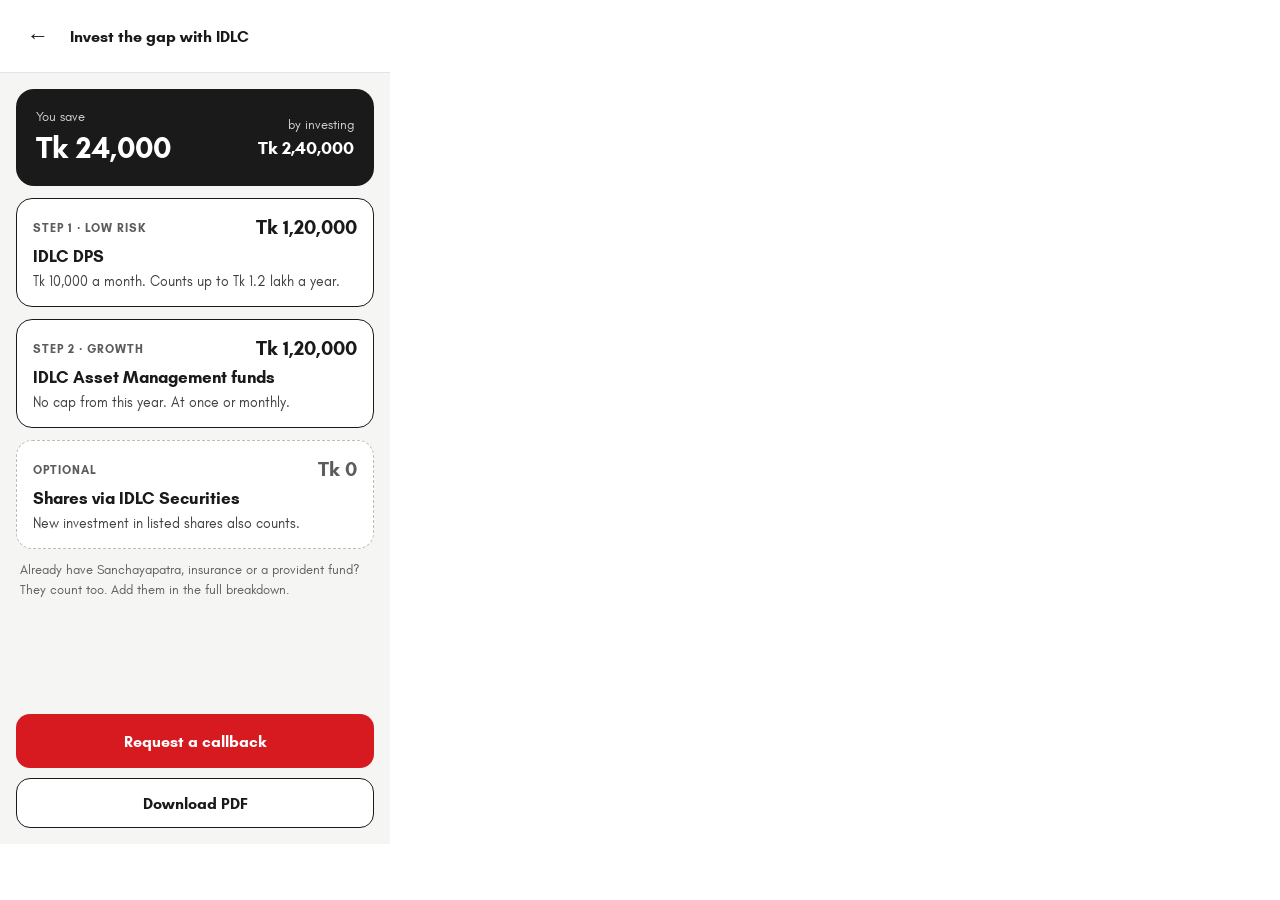
<file: design-reference/screens/AppInvest.html>
<!doctype html>
<html lang="en">
<head>
<meta charset="utf-8">
<title>App invest the gap</title>
</head>
<body>
<x-dc>
<helmet>
<style>
@font-face{font-family:'Lato';src:url(../../assets/fonts/glacial-indifference-400.woff2) format('woff2');font-weight:400}
@font-face{font-family:'Lato';src:url(../../assets/fonts/glacial-indifference-700.woff2) format('woff2');font-weight:700 900}
body{margin:0}
a{color:#A3121A}a:hover{color:#7A0D13}
</style>
</helmet>
<div style="width:390px;height:844px;box-sizing:border-box;background:#F5F5F4;font-family:'Lato',sans-serif;color:#1A1A1A;display:flex;flex-direction:column;overflow:hidden">
  <div style="background:#FFFFFF;padding:14px 16px;display:flex;align-items:center;gap:10px;border-bottom:1px solid #E4E4E4">
    <a href="AppQuick.dc.html" aria-label="Back" style="width:44px;height:44px;display:inline-flex;align-items:center;justify-content:center;color:#1A1A1A;text-decoration:none;font-size:22px">←</a>
    <span style="font-size:16px;font-weight:900">Invest the gap with IDLC</span>
  </div>
  <div style="padding:16px;display:flex;flex-direction:column;gap:12px;flex-grow:1">
    <div style="background:#1A1A1A;border-radius:18px;padding:20px;display:flex;justify-content:space-between;align-items:center">
      <div style="display:flex;flex-direction:column;gap:4px">
        <span style="font-size:13px;color:#D6D6D6">You save</span>
        <span style="font-size:30px;font-weight:900;color:#FFFFFF">Tk 24,000</span>
      </div>
      <div style="display:flex;flex-direction:column;align-items:flex-end;gap:4px">
        <span style="font-size:13px;color:#D6D6D6">by investing</span>
        <span style="font-size:18px;font-weight:700;color:#FFFFFF">Tk 2,40,000</span>
      </div>
    </div>

    <div style="background:#FFFFFF;border:1.5px solid #1A1A1A;border-radius:16px;padding:16px;display:flex;flex-direction:column;gap:6px">
      <div style="display:flex;justify-content:space-between;align-items:center"><span style="font-size:12px;font-weight:700;color:#5C5C5C;letter-spacing:1px">STEP 1 · LOW RISK</span><span style="font-size:20px;font-weight:900">Tk 1,20,000</span></div>
      <div style="font-size:17px;font-weight:900">IDLC DPS</div>
      <div style="font-size:14px;color:#3D3D3D">Tk 10,000 a month. Counts up to Tk 1.2 lakh a year.</div>
    </div>

    <div style="background:#FFFFFF;border:1.5px solid #1A1A1A;border-radius:16px;padding:16px;display:flex;flex-direction:column;gap:6px">
      <div style="display:flex;justify-content:space-between;align-items:center"><span style="font-size:12px;font-weight:700;color:#5C5C5C;letter-spacing:1px">STEP 2 · GROWTH</span><span style="font-size:20px;font-weight:900">Tk 1,20,000</span></div>
      <div style="font-size:17px;font-weight:900">IDLC Asset Management funds</div>
      <div style="font-size:14px;color:#3D3D3D">No cap from this year. At once or monthly.</div>
    </div>

    <div style="background:#FFFFFF;border:1px dashed #BDBDBD;border-radius:16px;padding:16px;display:flex;flex-direction:column;gap:6px">
      <div style="display:flex;justify-content:space-between;align-items:center"><span style="font-size:12px;font-weight:700;color:#5C5C5C;letter-spacing:1px">OPTIONAL</span><span style="font-size:20px;font-weight:900;color:#5C5C5C">Tk 0</span></div>
      <div style="font-size:17px;font-weight:900">Shares via IDLC Securities</div>
      <div style="font-size:14px;color:#3D3D3D">New investment in listed shares also counts.</div>
    </div>

    <div style="font-size:13px;color:#5C5C5C;line-height:1.5;padding:0 4px">Already have Sanchayapatra, insurance or a provident fund? They count too. Add them in the full breakdown.</div>

    <div style="margin-top:auto;display:flex;flex-direction:column;gap:10px">
      <a href="AppCallback.dc.html" style="display:flex;justify-content:center;align-items:center;height:54px;border-radius:14px;background:#D71920;color:#FFFFFF;font-size:16px;font-weight:700;text-decoration:none">Request a callback</a>
      <button style="height:50px;border-radius:14px;border:1.5px solid #1A1A1A;background:#FFFFFF;color:#1A1A1A;font-family:'Lato',sans-serif;font-size:16px;font-weight:700">Download PDF</button>
    </div>
  </div>
</div>
</x-dc>
<script type="text/x-dc" data-dc-script data-props='{"$preview":{"width":390,"height":844}}'>
class Component extends DCLogic {
renderVals() {
return {};
}
}
</script>
</body>
</html>
</file>
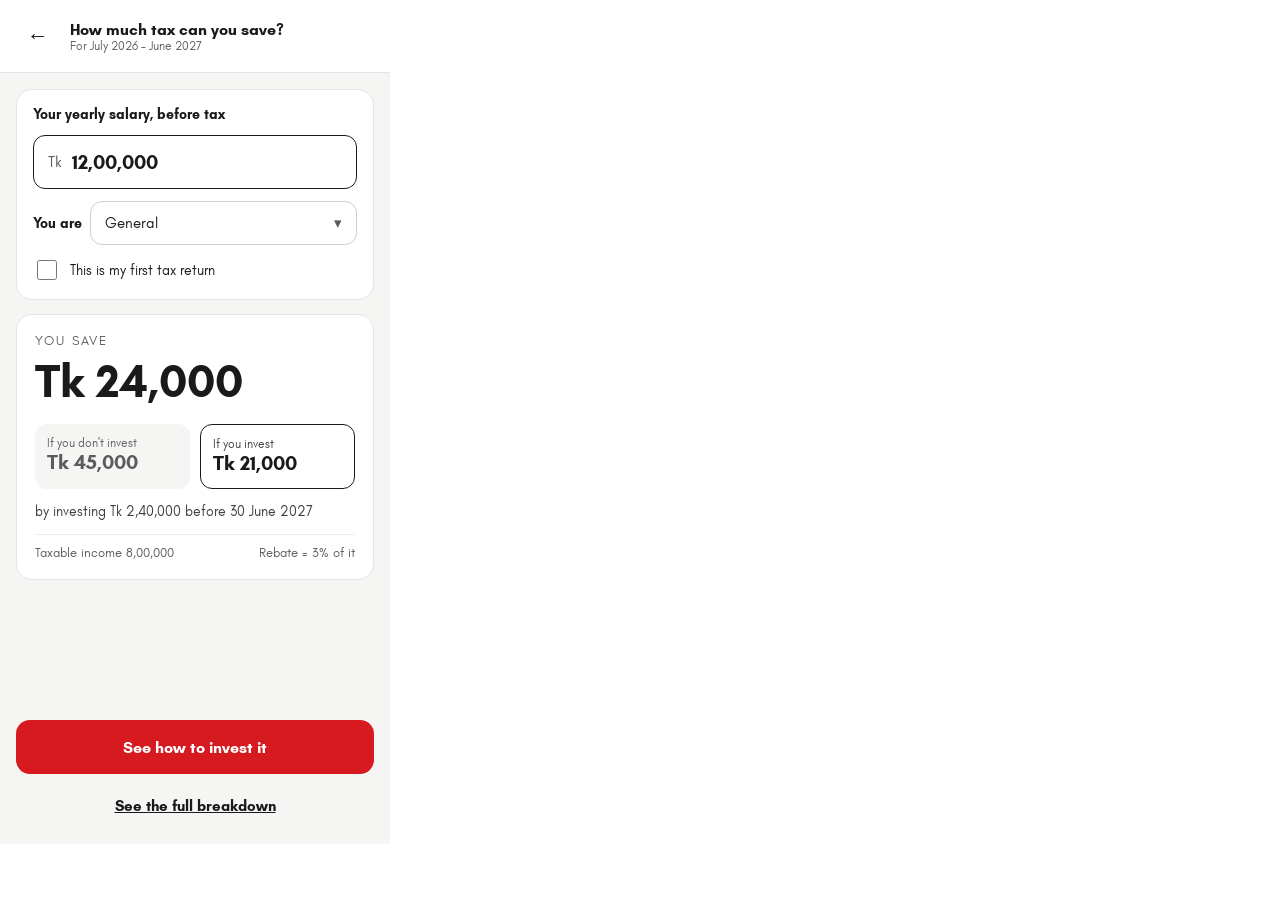
<file: design-reference/screens/AppQuick.html>
<!doctype html>
<html lang="en">
<head>
<meta charset="utf-8">
<title>App quick answer</title>
</head>
<body>
<x-dc>
<helmet>
<style>
@font-face{font-family:'Lato';src:url(../../assets/fonts/glacial-indifference-400.woff2) format('woff2');font-weight:400}
@font-face{font-family:'Lato';src:url(../../assets/fonts/glacial-indifference-700.woff2) format('woff2');font-weight:700 900}
body{margin:0}
a{color:#A3121A}a:hover{color:#7A0D13}
</style>
</helmet>
<div style="width:390px;height:844px;box-sizing:border-box;background:#F5F5F4;font-family:'Lato',sans-serif;color:#1A1A1A;display:flex;flex-direction:column;overflow:hidden">
  <div style="background:#FFFFFF;padding:14px 16px;display:flex;align-items:center;gap:10px;border-bottom:1px solid #E4E4E4">
    <a href="AppStart.dc.html" aria-label="Back" style="width:44px;height:44px;display:inline-flex;align-items:center;justify-content:center;color:#1A1A1A;text-decoration:none;font-size:22px">←</a>
    <div style="display:flex;flex-direction:column">
      <span style="font-size:16px;font-weight:900">How much tax can you save?</span>
      <span style="font-size:12px;color:#5C5C5C">For July 2026 – June 2027</span>
    </div>
  </div>
  <div style="padding:16px;display:flex;flex-direction:column;gap:14px;flex-grow:1">
    <div style="background:#FFFFFF;border:1px solid #E4E4E4;border-radius:16px;padding:16px;display:flex;flex-direction:column;gap:12px">
      <label for="as" style="font-size:14px;font-weight:700">Your yearly salary, before tax</label>
      <div style="display:flex;align-items:center;border:1.5px solid #1A1A1A;border-radius:12px;padding:0 14px;height:52px;gap:8px">
        <span style="color:#5C5C5C;font-size:16px">Tk</span>
        <input id="as" value="12,00,000" style="border:0;outline:none;font-family:'Lato',sans-serif;font-size:20px;font-weight:700;width:100%;background:transparent;color:#1A1A1A">
      </div>
      <div style="display:flex;gap:8px;align-items:center">
        <span style="font-size:14px;font-weight:700">You are</span>
        <button style="flex-grow:1;display:flex;justify-content:space-between;align-items:center;font-family:'Lato',sans-serif;font-size:15px;padding:12px 14px;border:1px solid #CFCFCF;border-radius:12px;background:#FFFFFF;color:#1A1A1A">General<span style="color:#5C5C5C">▾</span></button>
      </div>
      <label style="display:flex;align-items:center;gap:10px;font-size:14px">
        <input type="checkbox" style="width:20px;height:20px;accent-color:#D71920">
        This is my first tax return
      </label>
    </div>

    <div style="background:#FFFFFF;border:1px solid #E4E4E4;border-radius:16px;padding:18px;display:flex;flex-direction:column;gap:14px">
      <div style="font-size:13px;letter-spacing:2px;color:#5C5C5C">YOU SAVE</div>
      <div style="font-size:46px;font-weight:900;margin-top:-10px">Tk 24,000</div>
      <div style="display:grid;grid-template-columns:repeat(2,minmax(0,1fr));gap:10px">
        <div style="background:#F5F5F4;border-radius:12px;padding:12px"><div style="font-size:12px;color:#5C5C5C">If you don't invest</div><div style="font-size:20px;font-weight:700;color:#5C5C5C">Tk 45,000</div></div>
        <div style="border:1.5px solid #1A1A1A;border-radius:12px;padding:12px"><div style="font-size:12px;color:#3D3D3D">If you invest</div><div style="font-size:20px;font-weight:900">Tk 21,000</div></div>
      </div>
      <div style="font-size:14px;color:#3D3D3D">by investing Tk 2,40,000 before 30 June 2027</div>
      <div style="display:flex;justify-content:space-between;font-size:13px;color:#5C5C5C;border-top:1px solid #EDEDED;padding-top:10px"><span>Taxable income 8,00,000</span><span>Rebate = 3% of it</span></div>
    </div>

    <div style="margin-top:auto;display:flex;flex-direction:column;gap:10px">
      <a href="AppInvest.dc.html" style="display:flex;justify-content:center;align-items:center;height:54px;border-radius:14px;background:#D71920;color:#FFFFFF;font-size:16px;font-weight:700;text-decoration:none">See how to invest it</a>
      <a href="AppExplain.dc.html" style="display:flex;justify-content:center;align-items:center;height:44px;font-size:15px;font-weight:700;color:#1A1A1A">See the full breakdown</a>
    </div>
  </div>
</div>
</x-dc>
<script type="text/x-dc" data-dc-script data-props='{"$preview":{"width":390,"height":844}}'>
class Component extends DCLogic {
renderVals() {
return {};
}
}
</script>
</body>
</html>
</file>
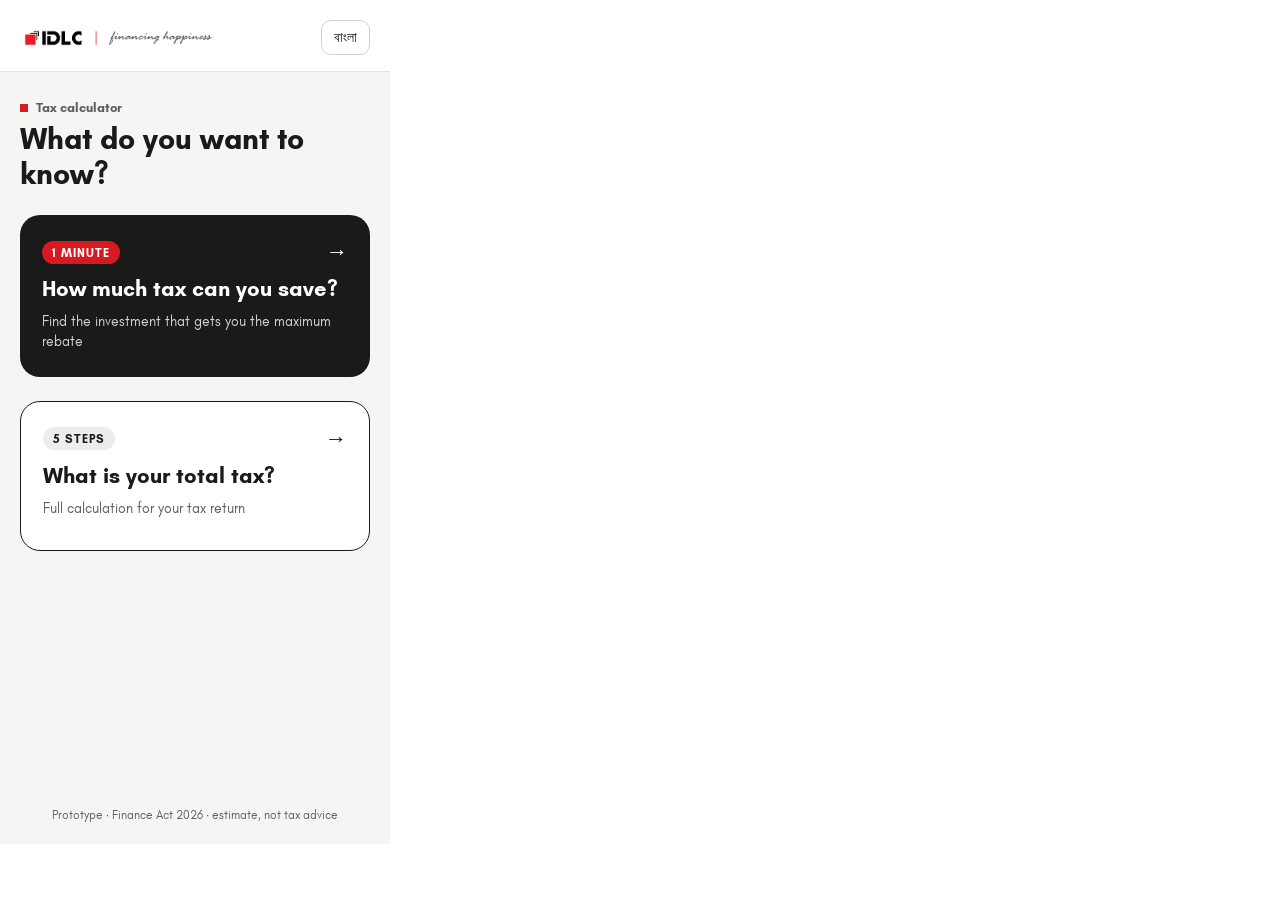
<file: design-reference/screens/AppStart.html>
<!doctype html>
<html lang="en">
<head>
<meta charset="utf-8">
<title>App start</title>
</head>
<body>
<x-dc>
<helmet>
<style>
@font-face{font-family:'Lato';src:url(../../assets/fonts/glacial-indifference-400.woff2) format('woff2');font-weight:400}
@font-face{font-family:'Lato';src:url(../../assets/fonts/glacial-indifference-700.woff2) format('woff2');font-weight:700 900}
body{margin:0}
a{color:#A3121A}a:hover{color:#7A0D13}
</style>
</helmet>
<div style="width:390px;height:844px;box-sizing:border-box;background:#F5F5F4;font-family:'Lato',sans-serif;color:#1A1A1A;display:flex;flex-direction:column;overflow:hidden">
  <div style="background:#FFFFFF;padding:20px 20px 16px;display:flex;justify-content:space-between;align-items:center;border-bottom:1px solid #E4E4E4">
    <img src="../../assets/logo/idlc-logo-horizontal.jpg" alt="IDLC financing happiness" style="height:24px;width:auto">
    <button style="font-family:'Lato',sans-serif;font-size:14px;padding:8px 12px;border:1px solid #D0D0D0;border-radius:10px;background:#FFFFFF;color:#1A1A1A">বাংলা</button>
  </div>
  <div style="padding:28px 20px 20px;display:flex;flex-direction:column;gap:24px;flex-grow:1">
    <div style="display:flex;flex-direction:column;gap:6px">
      <div style="display:flex;align-items:center;gap:8px;font-size:13px;color:#5C5C5C;font-weight:700"><span style="width:8px;height:8px;background:#D71920;display:inline-block"></span>Tax calculator</div>
      <h1 style="margin:0;font-size:30px;font-weight:900;line-height:1.15">What do you want to know?</h1>
    </div>

    <a href="AppQuick.dc.html" style="text-decoration:none;background:#1A1A1A;border-radius:20px;padding:24px 22px;display:flex;flex-direction:column;gap:10px;min-height:150px;box-sizing:border-box">
      <div style="display:flex;justify-content:space-between;align-items:center"><span style="font-size:12px;font-weight:700;letter-spacing:1px;color:#FFFFFF;background:#D71920;padding:4px 10px;border-radius:999px">1 MINUTE</span><span style="color:#FFFFFF;font-size:22px">→</span></div>
      <div style="font-size:22px;font-weight:900;color:#FFFFFF">How much tax can you save?</div>
      <div style="font-size:14px;color:#D6D6D6;line-height:1.45">Find the investment that gets you the maximum rebate</div>
    </a>

    <a href="AppExplain.dc.html" style="text-decoration:none;background:#FFFFFF;border:1.5px solid #1A1A1A;border-radius:20px;padding:24px 22px;display:flex;flex-direction:column;gap:10px;min-height:150px;box-sizing:border-box">
      <div style="display:flex;justify-content:space-between;align-items:center"><span style="font-size:12px;font-weight:700;letter-spacing:1px;color:#1A1A1A;background:#EDEDED;padding:4px 10px;border-radius:999px">5 STEPS</span><span style="color:#1A1A1A;font-size:22px">→</span></div>
      <div style="font-size:22px;font-weight:900;color:#1A1A1A">What is your total tax?</div>
      <div style="font-size:14px;color:#5C5C5C;line-height:1.45">Full calculation for your tax return</div>
    </a>

    <div style="margin-top:auto;font-size:12px;color:#5C5C5C;line-height:1.5;text-align:center">Prototype · Finance Act 2026 · estimate, not tax advice</div>
  </div>
</div>
</x-dc>
<script type="text/x-dc" data-dc-script data-props='{"$preview":{"width":390,"height":844}}'>
class Component extends DCLogic {
renderVals() {
return {};
}
}
</script>
</body>
</html>
</file>
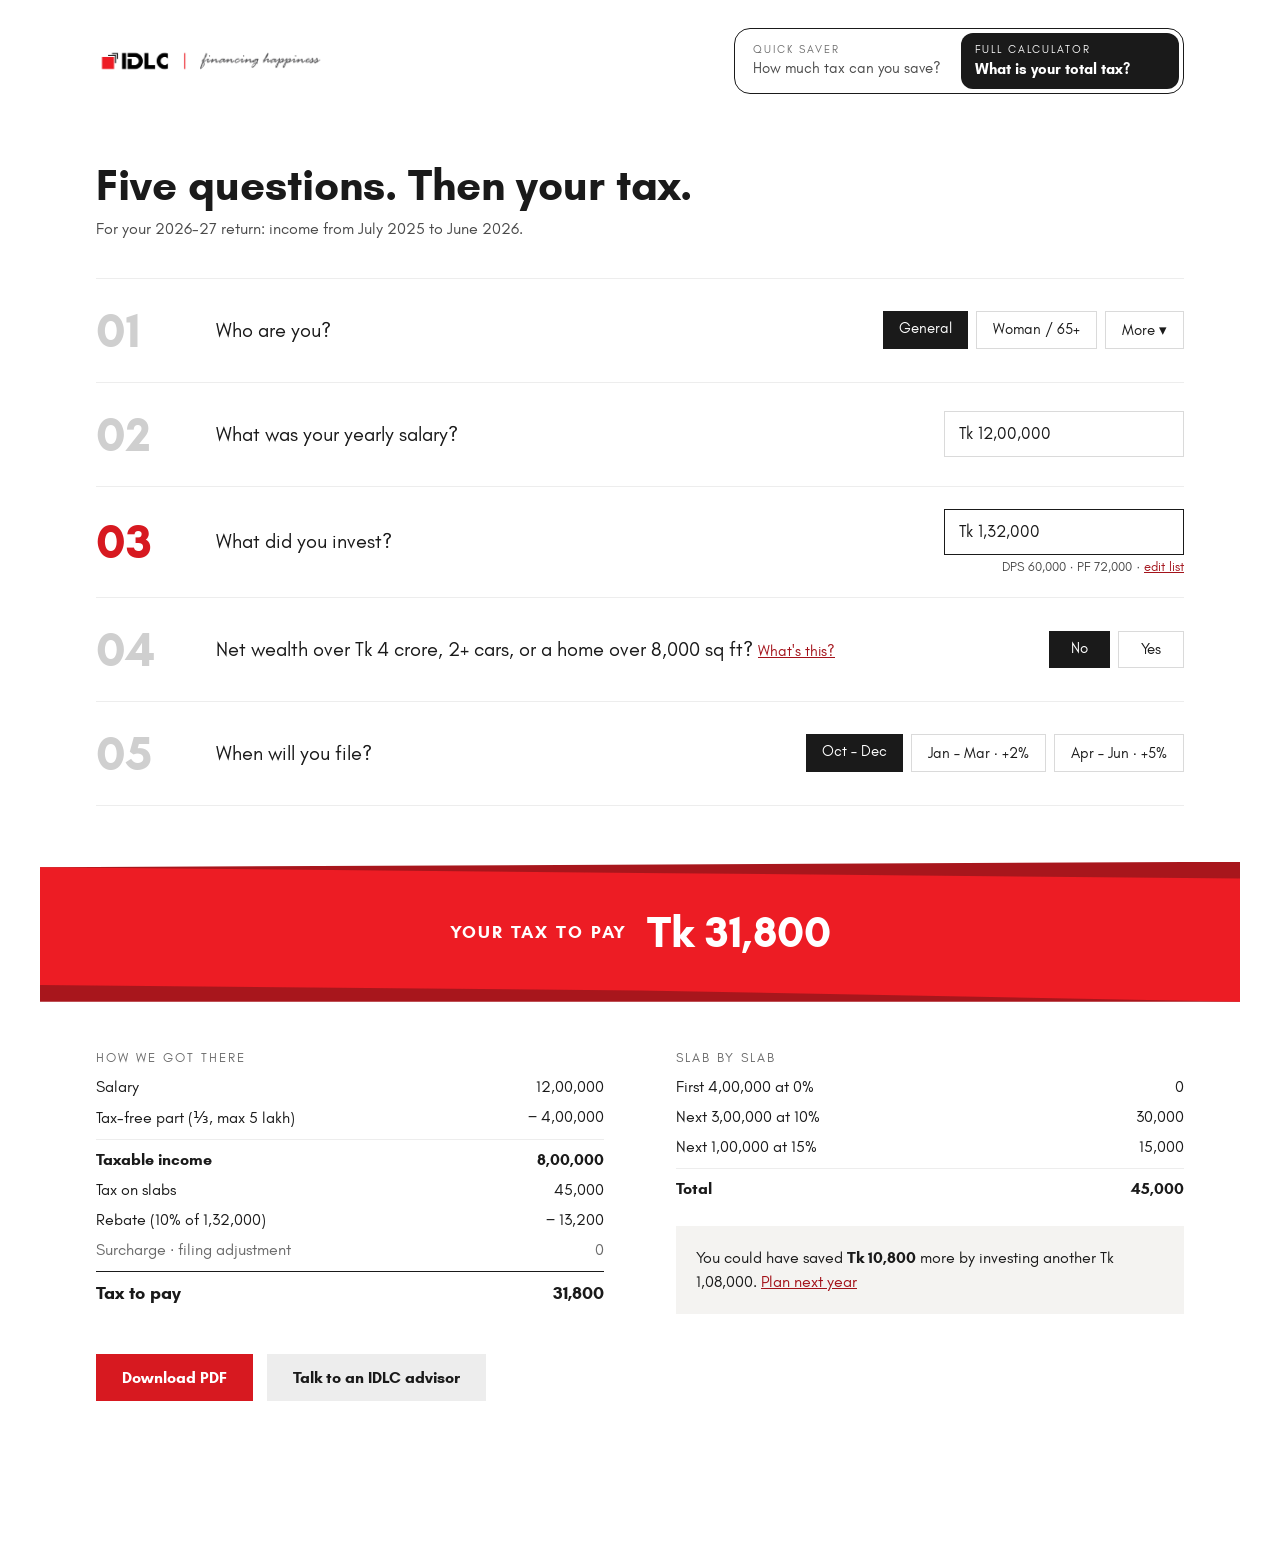
<file: design-reference/screens/DetailedC.html>
<!doctype html>
<html lang="en">
<head>
<meta charset="utf-8">
<title>Detailed mode layout C, scroll story with receipt</title>
</head>
<body>
<x-dc>
<helmet>
<style>
@font-face{font-family:'Glacial Indifference';src:url(../../assets/fonts/glacial-indifference-400.woff2) format('woff2');font-weight:400}
@font-face{font-family:'Glacial Indifference';src:url(../../assets/fonts/glacial-indifference-700.woff2) format('woff2');font-weight:700}
body{margin:0}
a{color:#A3121A}a:hover{color:#7A0D13}
</style>
</helmet>
<div style="width:1280px;height:1560px;box-sizing:border-box;background:#FFFFFF;font-family:'Glacial Indifference',sans-serif;color:#1A1A1A;display:flex;flex-direction:column;padding:28px 0 0">
  <div style="padding:0 96px;display:flex;justify-content:space-between;align-items:center">
    <img src="../../assets/logo/idlc-logo-horizontal.jpg" alt="IDLC financing happiness" style="height:28px;width:auto">
    <div style="display:grid;grid-template-columns:repeat(2,minmax(0,1fr));gap:4px;width:440px;padding:4px;border:1.5px solid #1A1A1A;border-radius:16px;background:#FFFFFF">
      <a href="QuickA.dc.html" style="background:#FFFFFF;padding:10px 14px;border-radius:12px;display:flex;flex-direction:column;gap:4px;text-decoration:none">
        <span style="font-size:11px;letter-spacing:2px;color:#6B6B6B">QUICK SAVER</span>
        <span style="font-size:15px;line-height:1.25;color:#4A4A4A">How much tax can you save?</span>
      </a>
      <div style="background:#1A1A1A;color:#FFFFFF;padding:10px 14px;border-radius:12px;display:flex;flex-direction:column;gap:4px">
        <span style="font-size:11px;letter-spacing:2px;color:#FFFFFF">FULL CALCULATOR</span>
        <span style="font-size:15px;font-weight:700;line-height:1.25">What is your total tax?</span>
      </div>
    </div>
  </div>

  <div style="padding:64px 96px 0;display:flex;flex-direction:column">
    <h1 style="margin:0;font-size:44px;font-weight:700">Five questions. Then your tax.</h1>
    <div style="margin-top:8px;font-size:16px;color:#4A4A4A">For your 2026-27 return: income from July 2025 to June 2026.</div>

    <div style="margin-top:40px;display:flex;flex-direction:column">
      <div style="display:flex;gap:40px;padding:22px 0;border-top:1px solid #EDEDED;align-items:center">
        <span style="width:80px;font-size:48px;color:#CFCFCF;font-weight:700">01</span>
        <span style="flex:1;font-size:20px">Who are you?</span>
        <span style="display:flex;gap:8px"><span style="padding:9px 16px;background:#1A1A1A;color:#FFFFFF;font-size:15px">General</span><span style="padding:9px 16px;border:1px solid #DADADA;font-size:15px">Woman / 65+</span><span style="padding:9px 16px;border:1px solid #DADADA;font-size:15px">More ▾</span></span>
      </div>
      <div style="display:flex;gap:40px;padding:22px 0;border-top:1px solid #EDEDED;align-items:center">
        <span style="width:80px;font-size:48px;color:#CFCFCF;font-weight:700">02</span>
        <span style="flex:1;font-size:20px">What was your yearly salary?</span>
        <span style="width:240px;height:46px;border:1px solid #DADADA;display:flex;align-items:center;padding:0 14px;box-sizing:border-box;font-size:17px">Tk 12,00,000</span>
      </div>
      <div style="display:flex;gap:40px;padding:22px 0;border-top:1px solid #EDEDED;align-items:center">
        <span style="width:80px;font-size:48px;color:#D71920;font-weight:700">03</span>
        <span style="flex:1;font-size:20px">What did you invest?</span>
        <span style="display:flex;flex-direction:column;align-items:flex-end;gap:4px"><span style="width:240px;height:46px;border:1px solid #1A1A1A;display:flex;align-items:center;padding:0 14px;box-sizing:border-box;font-size:17px">Tk 1,32,000</span><span style="font-size:13px;color:#4A4A4A">DPS 60,000 · PF 72,000 · <a href="DetailedC.dc.html">edit list</a></span></span>
      </div>
      <div style="display:flex;gap:40px;padding:22px 0;border-top:1px solid #EDEDED;align-items:center">
        <span style="width:80px;font-size:48px;color:#CFCFCF;font-weight:700">04</span>
        <span style="flex:1;font-size:20px">Net wealth over Tk 4 crore, 2+ cars, or a home over 8,000 sq ft? <a href="AppExplain.dc.html" style="font-size:15px">What's this?</a></span>
        <span style="display:flex;gap:8px"><span style="padding:9px 22px;background:#1A1A1A;color:#FFFFFF;font-size:15px">No</span><span style="padding:9px 22px;border:1px solid #DADADA;font-size:15px">Yes</span></span>
      </div>
      <div style="display:flex;gap:40px;padding:22px 0;border-top:1px solid #EDEDED;border-bottom:1px solid #EDEDED;align-items:center">
        <span style="width:80px;font-size:48px;color:#CFCFCF;font-weight:700">05</span>
        <span style="flex:1;font-size:20px">When will you file?</span>
        <span style="display:flex;gap:8px"><span style="padding:9px 16px;background:#1A1A1A;color:#FFFFFF;font-size:15px">Oct – Dec</span><span style="padding:9px 16px;border:1px solid #DADADA;font-size:15px">Jan – Mar · +2%</span><span style="padding:9px 16px;border:1px solid #DADADA;font-size:15px">Apr – Jun · +5%</span></span>
      </div>
    </div>
  </div>

  <div style="position:relative;height:140px;margin:56px 40px 0">
    <div style="position:absolute;top:0;left:0;right:0;bottom:0;background:#A8161C;clip-path:polygon(0 4%,100% 0,100% 100%,0 100%)"></div>
    <div style="position:absolute;top:0;left:0;right:0;bottom:0;background:#ED1C24;clip-path:polygon(0 4%,50% 8%,100% 12%,100% 100%,50% 92%,0 88%)"></div>
    <div style="position:absolute;top:0;left:0;right:0;bottom:0;display:flex;align-items:center;justify-content:center;gap:20px;color:#FFFFFF;font-weight:700"><span style="font-size:18px;letter-spacing:2px">YOUR TAX TO PAY</span><span style="font-size:44px">Tk 31,800</span></div>
  </div>

  <div style="padding:48px 96px 0;display:flex;gap:72px">
    <div style="flex:1;display:flex;flex-direction:column;gap:12px;font-size:16px">
      <div style="font-size:13px;letter-spacing:2px;color:#6B6B6B">HOW WE GOT THERE</div>
      <div style="display:flex;justify-content:space-between"><span>Salary</span><span>12,00,000</span></div>
      <div style="display:flex;justify-content:space-between"><span>Tax-free part (⅓, max 5 lakh)</span><span>− 4,00,000</span></div>
      <div style="display:flex;justify-content:space-between;font-weight:700;border-top:1px solid #EDEDED;padding-top:10px"><span>Taxable income</span><span>8,00,000</span></div>
      <div style="display:flex;justify-content:space-between"><span>Tax on slabs</span><span>45,000</span></div>
      <div style="display:flex;justify-content:space-between"><span>Rebate (10% of 1,32,000)</span><span>− 13,200</span></div>
      <div style="display:flex;justify-content:space-between;color:#6B6B6B"><span>Surcharge · filing adjustment</span><span>0</span></div>
      <div style="display:flex;justify-content:space-between;font-weight:700;font-size:18px;border-top:1.5px solid #1A1A1A;padding-top:10px"><span>Tax to pay</span><span>31,800</span></div>
    </div>
    <div style="flex:1;display:flex;flex-direction:column;gap:12px;font-size:16px">
      <div style="font-size:13px;letter-spacing:2px;color:#6B6B6B">SLAB BY SLAB</div>
      <div style="display:flex;justify-content:space-between"><span>First 4,00,000 at 0%</span><span>0</span></div>
      <div style="display:flex;justify-content:space-between"><span>Next 3,00,000 at 10%</span><span>30,000</span></div>
      <div style="display:flex;justify-content:space-between"><span>Next 1,00,000 at 15%</span><span>15,000</span></div>
      <div style="display:flex;justify-content:space-between;font-weight:700;border-top:1px solid #EDEDED;padding-top:10px"><span>Total</span><span>45,000</span></div>
      <div style="margin-top:16px;background:#F4F3F1;padding:20px;line-height:1.5">You could have saved <span style="font-weight:700">Tk 10,800</span> more by investing another Tk 1,08,000. <a href="QuickA.dc.html">Plan next year</a></div>
    </div>
  </div>

  <div style="padding:40px 96px 0;display:flex;gap:14px">
    <span style="font-size:16px;font-weight:700;padding:14px 26px;background:#D71920;color:#FFFFFF">Download PDF</span>
    <a href="AppCallback.dc.html" style="font-size:16px;font-weight:700;padding:14px 26px;background:#EDEDED;color:#1A1A1A;text-decoration:none">Talk to an IDLC advisor</a>
  </div>
</div>
</x-dc>
<script type="text/x-dc" data-dc-script data-props='{"$preview":{"width":1280,"height":1560}}'>
class Component extends DCLogic {
renderVals() {
return {};
}
}
</script>
</body>
</html>
</file>
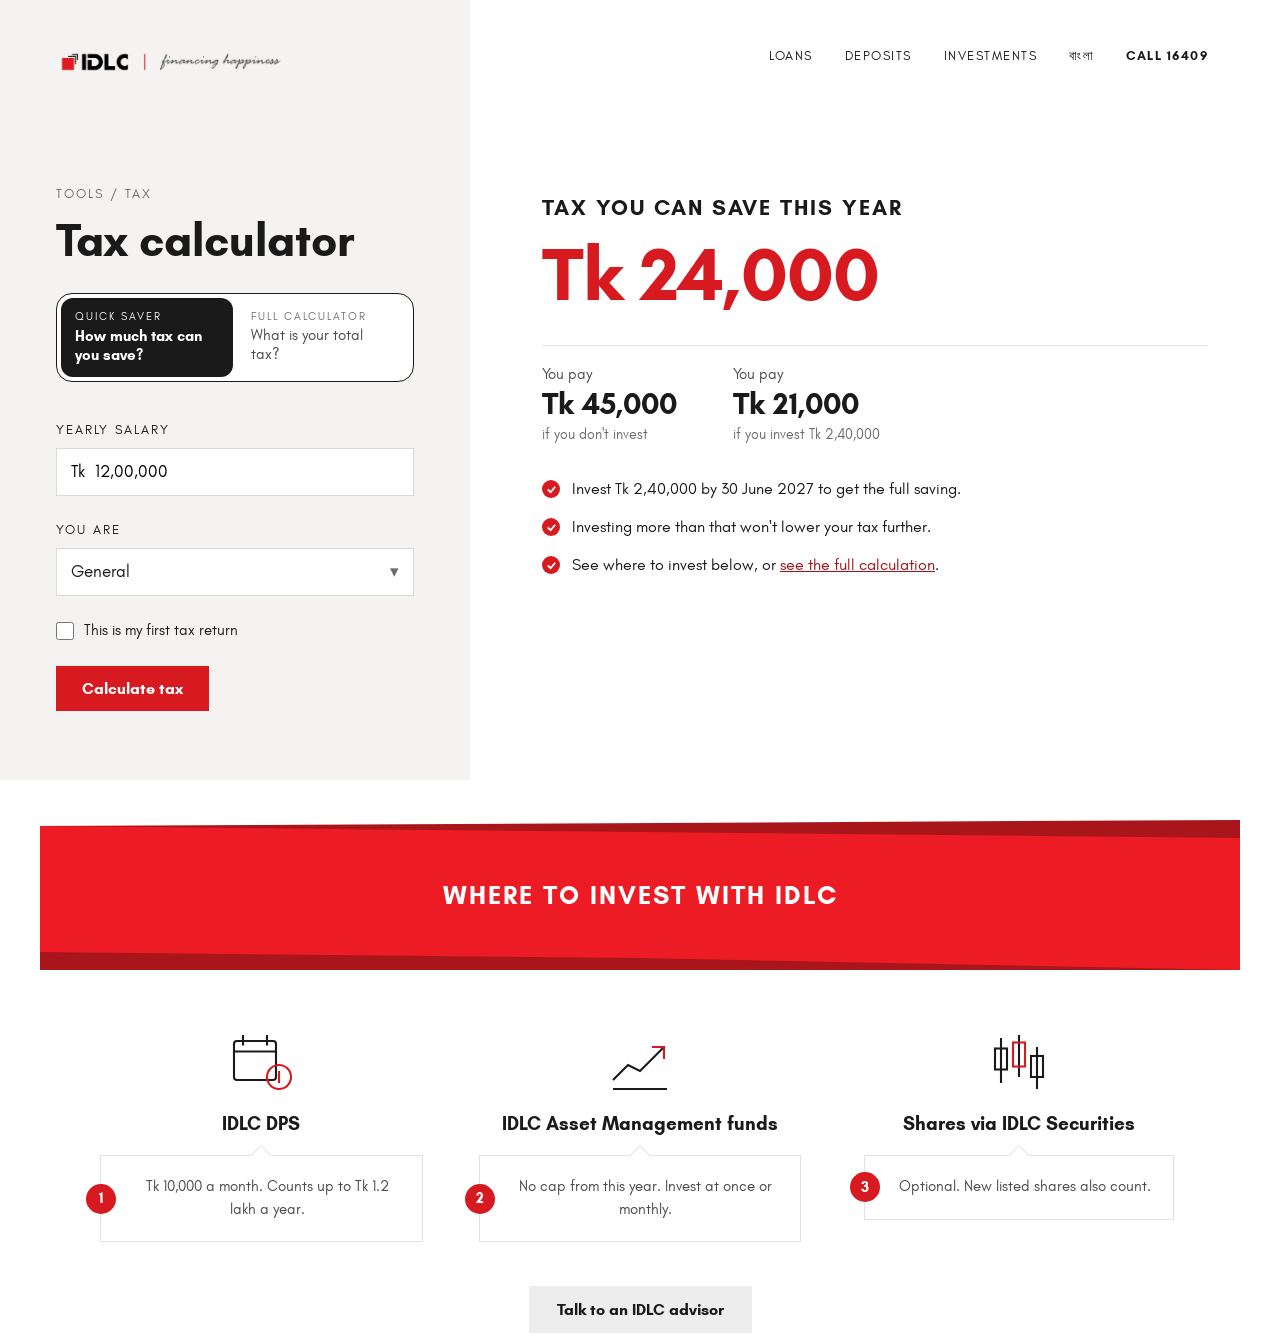
<file: design-reference/screens/QuickA.html>
<!doctype html>
<html lang="en">
<head>
<meta charset="utf-8">
<title>Quick mode layout A, split screen</title>
</head>
<body>
<x-dc>
<helmet>
<style>
@font-face{font-family:'Glacial Indifference';src:url(../../assets/fonts/glacial-indifference-400.woff2) format('woff2');font-weight:400}
@font-face{font-family:'Glacial Indifference';src:url(../../assets/fonts/glacial-indifference-700.woff2) format('woff2');font-weight:700}
body{margin:0}
a{color:#A3121A}a:hover{color:#7A0D13}
</style>
</helmet>
<div style="width:1280px;height:1340px;box-sizing:border-box;background:#FFFFFF;font-family:'Glacial Indifference',sans-serif;color:#1A1A1A;display:flex;flex-direction:column">
  <div style="display:flex;height:780px">
    <div style="width:470px;background:#F4F3F1;padding:48px 56px;box-sizing:border-box;display:flex;flex-direction:column">
      <img src="../../assets/logo/idlc-logo-horizontal.jpg" alt="IDLC financing happiness" style="height:28px;width:auto;align-self:flex-start;mix-blend-mode:multiply">
      <div style="margin-top:110px;font-size:13px;letter-spacing:2px;color:#6B6B6B">TOOLS / TAX</div>
      <h1 style="margin:10px 0 0;font-size:46px;font-weight:700">Tax calculator</h1>
      <div style="display:grid;grid-template-columns:repeat(2,minmax(0,1fr));gap:4px;margin-top:24px;padding:4px;border:1.5px solid #1A1A1A;border-radius:16px;background:#FFFFFF">
        <div style="background:#1A1A1A;color:#FFFFFF;padding:12px 14px;border-radius:12px;display:flex;flex-direction:column;gap:4px">
          <span style="font-size:11px;letter-spacing:2px;color:#FFFFFF">QUICK SAVER</span>
          <span style="font-size:15px;font-weight:700;line-height:1.25">How much tax can you save?</span>
        </div>
        <a href="DetailedC.dc.html" style="background:#FFFFFF;padding:12px 14px;border-radius:12px;display:flex;flex-direction:column;gap:4px;text-decoration:none">
          <span style="font-size:11px;letter-spacing:2px;color:#6B6B6B">FULL CALCULATOR</span>
          <span style="font-size:15px;line-height:1.25;color:#4A4A4A">What is your total tax?</span>
        </a>
      </div>
      <div style="margin-top:40px;display:flex;flex-direction:column;gap:26px">
        <label style="display:flex;flex-direction:column;gap:10px;font-size:13px;letter-spacing:2px">YEARLY SALARY<input value="Tk  12,00,000" style="font-family:'Glacial Indifference',sans-serif;font-size:17px;height:46px;padding:0 14px;border:1px solid #DADADA;background:#FFFFFF;letter-spacing:0"></label>
        <label style="display:flex;flex-direction:column;gap:10px;font-size:13px;letter-spacing:2px">YOU ARE<span style="display:flex;justify-content:space-between;align-items:center;height:46px;padding:0 14px;border:1px solid #DADADA;background:#FFFFFF;font-size:17px;letter-spacing:0">General<span style="color:#6B6B6B">▾</span></span></label>
        <label style="display:flex;align-items:center;gap:10px;font-size:15px"><input type="checkbox" style="width:18px;height:18px;accent-color:#D71920;margin:0">This is my first tax return</label>
        <button style="align-self:flex-start;font-family:'Glacial Indifference',sans-serif;font-size:16px;font-weight:700;padding:13px 26px;border:0;background:#D71920;color:#FFFFFF">Calculate tax</button>
      </div>
    </div>
    <div style="flex:1;padding:48px 72px;box-sizing:border-box;display:flex;flex-direction:column">
      <nav style="display:flex;justify-content:flex-end;gap:32px;font-size:13px;letter-spacing:1.5px"><span>LOANS</span><span>DEPOSITS</span><span>INVESTMENTS</span><span>বাংলা</span><span style="font-weight:700">CALL 16409</span></nav>
      <div style="margin-top:130px;font-size:22px;font-weight:700;letter-spacing:2px;color:#1A1A1A">TAX YOU CAN SAVE THIS YEAR</div>
      <div style="font-size:76px;font-weight:700;margin-top:6px;letter-spacing:-1px;color:#D71920">Tk 24,000</div>
      <div style="display:flex;gap:56px;margin-top:24px;padding-top:20px;border-top:1px solid #E2E2E2">
        <div><div style="font-size:15px;color:#4A4A4A">You pay</div><div style="font-size:30px;font-weight:700;margin-top:2px">Tk 45,000</div><div style="font-size:14px;color:#6B6B6B;margin-top:4px">if you don't invest</div></div>
        <div><div style="font-size:15px;color:#4A4A4A">You pay</div><div style="font-size:30px;font-weight:700;margin-top:2px">Tk 21,000</div><div style="font-size:14px;color:#6B6B6B;margin-top:4px">if you invest Tk 2,40,000</div></div>
      </div>
      <div style="display:flex;flex-direction:column;gap:14px;margin-top:34px;font-size:16px;line-height:1.5;max-width:520px">
        <div style="display:flex;gap:12px"><span style="width:18px;height:18px;border-radius:50%;background:#D71920;display:inline-flex;align-items:center;justify-content:center;flex-shrink:0;margin-top:3px"><svg width="11" height="11" viewBox="0 0 12 12" fill="none" stroke="#FFFFFF" stroke-width="2" aria-hidden="true"><polyline points="2,6 5,9 10,3"></polyline></svg></span><span>Invest Tk 2,40,000 by 30 June 2027 to get the full saving.</span></div>
        <div style="display:flex;gap:12px"><span style="width:18px;height:18px;border-radius:50%;background:#D71920;display:inline-flex;align-items:center;justify-content:center;flex-shrink:0;margin-top:3px"><svg width="11" height="11" viewBox="0 0 12 12" fill="none" stroke="#FFFFFF" stroke-width="2" aria-hidden="true"><polyline points="2,6 5,9 10,3"></polyline></svg></span><span>Investing more than that won't lower your tax further.</span></div>
        <div style="display:flex;gap:12px"><span style="width:18px;height:18px;border-radius:50%;background:#D71920;display:inline-flex;align-items:center;justify-content:center;flex-shrink:0;margin-top:3px"><svg width="11" height="11" viewBox="0 0 12 12" fill="none" stroke="#FFFFFF" stroke-width="2" aria-hidden="true"><polyline points="2,6 5,9 10,3"></polyline></svg></span><span>See where to invest below, or <a href="DetailedC.dc.html">see the full calculation</a>.</span></div>
      </div>
    </div>
  </div>

  <div style="position:relative;height:150px;margin:40px 40px 0">
    <div style="position:absolute;top:0;left:0;right:0;bottom:0;background:#A8161C;clip-path:polygon(0 4%,100% 0,100% 100%,0 100%)"></div>
    <div style="position:absolute;top:0;left:0;right:0;bottom:0;background:#ED1C24;clip-path:polygon(0 4%,50% 8%,100% 12%,100% 100%,50% 92%,0 88%)"></div>
    <div style="position:absolute;top:0;left:0;right:0;bottom:0;display:flex;align-items:center;justify-content:center;color:#FFFFFF;font-weight:700;font-size:26px;letter-spacing:2px">WHERE TO INVEST WITH IDLC</div>
  </div>

  <div style="display:grid;grid-template-columns:repeat(3,minmax(0,1fr));gap:56px;padding:56px 100px 0">
    <div style="display:flex;flex-direction:column;align-items:center;gap:14px">
      <svg width="72" height="72" viewBox="0 0 48 48" fill="none" stroke="#1A1A1A" stroke-width="1.4" aria-hidden="true"><rect x="6" y="10" width="28" height="26" rx="2"></rect><line x1="6" y1="17" x2="34" y2="17"></line><line x1="12" y1="6" x2="12" y2="13"></line><line x1="28" y1="6" x2="28" y2="13"></line><circle cx="36" cy="34" r="8" stroke="#D71920"></circle><line x1="36" y1="30" x2="36" y2="38" stroke="#D71920"></line></svg>
      <div style="font-size:19px;font-weight:700;text-align:center">IDLC DPS</div>
      <div style="position:relative;border:1px solid #E2E2E2;padding:20px 22px 20px 34px;font-size:15px;color:#4A4A4A;line-height:1.5;text-align:center;margin-top:6px">
        <span style="position:absolute;top:-8px;left:50%;width:14px;height:14px;background:#FFFFFF;border-top:1px solid #E2E2E2;border-left:1px solid #E2E2E2;transform:translateX(-50%) rotate(45deg)"></span>
        <span style="position:absolute;left:-15px;top:50%;transform:translateY(-50%);width:30px;height:30px;border-radius:50%;background:#D71920;color:#FFFFFF;font-weight:700;display:flex;align-items:center;justify-content:center">1</span>
        Tk 10,000 a month. Counts up to Tk 1.2 lakh a year.
      </div>
    </div>
    <div style="display:flex;flex-direction:column;align-items:center;gap:14px">
      <svg width="72" height="72" viewBox="0 0 48 48" fill="none" stroke="#1A1A1A" stroke-width="1.4" aria-hidden="true"><line x1="6" y1="42" x2="42" y2="42"></line><polyline points="6,36 16,26 24,30 40,14"></polyline><polyline points="32,14 40,14 40,22" stroke="#D71920"></polyline></svg>
      <div style="font-size:19px;font-weight:700;text-align:center">IDLC Asset Management funds</div>
      <div style="position:relative;border:1px solid #E2E2E2;padding:20px 22px 20px 34px;font-size:15px;color:#4A4A4A;line-height:1.5;text-align:center;margin-top:6px">
        <span style="position:absolute;top:-8px;left:50%;width:14px;height:14px;background:#FFFFFF;border-top:1px solid #E2E2E2;border-left:1px solid #E2E2E2;transform:translateX(-50%) rotate(45deg)"></span>
        <span style="position:absolute;left:-15px;top:50%;transform:translateY(-50%);width:30px;height:30px;border-radius:50%;background:#D71920;color:#FFFFFF;font-weight:700;display:flex;align-items:center;justify-content:center">2</span>
        No cap from this year. Invest at once or monthly.
      </div>
    </div>
    <div style="display:flex;flex-direction:column;align-items:center;gap:14px">
      <svg width="72" height="72" viewBox="0 0 48 48" fill="none" stroke="#1A1A1A" stroke-width="1.4" aria-hidden="true"><line x1="12" y1="8" x2="12" y2="38"></line><rect x="8" y="15" width="8" height="14"></rect><line x1="24" y1="6" x2="24" y2="34"></line><rect x="20" y="11" width="8" height="16" stroke="#D71920"></rect><line x1="36" y1="14" x2="36" y2="42"></line><rect x="32" y="20" width="8" height="14"></rect></svg>
      <div style="font-size:19px;font-weight:700;text-align:center">Shares via IDLC Securities</div>
      <div style="position:relative;border:1px solid #E2E2E2;padding:20px 22px 20px 34px;font-size:15px;color:#4A4A4A;line-height:1.5;text-align:center;margin-top:6px">
        <span style="position:absolute;top:-8px;left:50%;width:14px;height:14px;background:#FFFFFF;border-top:1px solid #E2E2E2;border-left:1px solid #E2E2E2;transform:translateX(-50%) rotate(45deg)"></span>
        <span style="position:absolute;left:-15px;top:50%;transform:translateY(-50%);width:30px;height:30px;border-radius:50%;background:#D71920;color:#FFFFFF;font-weight:700;display:flex;align-items:center;justify-content:center">3</span>
        Optional. New listed shares also count.
      </div>
    </div>
  </div>
  <div style="display:flex;justify-content:center;margin-top:44px">
    <a href="AppCallback.dc.html" style="font-size:16px;font-weight:700;padding:14px 28px;background:#EDEDED;color:#1A1A1A;text-decoration:none">Talk to an IDLC advisor</a>
  </div>
</div>
</x-dc>
<script type="text/x-dc" data-dc-script data-props='{"$preview":{"width":1280,"height":1340}}'>
class Component extends DCLogic {
renderVals() {
return {};
}
}
</script>
</body>
</html>
</file>
<file: css/tokens.css>
/* tokens.css — fonts and colours shared by every page (see docs/DESIGN.md) */
@font-face { font-family: 'Glacial Indifference'; src: url(../assets/fonts/glacial-indifference-400.woff2) format('woff2'); font-weight: 400; font-display: swap; }
@font-face { font-family: 'Glacial Indifference'; src: url(../assets/fonts/glacial-indifference-700.woff2) format('woff2'); font-weight: 700; font-display: swap; }

:root {
  --red: #D71920;
  --ribbon: #ED1C24;
  --ribbon-dark: #A8161C;
  --ink: #1A1A1A;
  --grey-text: #4A4A4A;
  --grey-soft: #6B6B6B;
  --line: #E2E2E2;
  --line-soft: #EDEDED;
  --panel: #F4F3F1;
  --field: #DADADA;
  --link: #A3121A;
  --link-hover: #7A0D13;
  --font: 'Glacial Indifference', sans-serif;
}

* { box-sizing: border-box; }
html { -webkit-text-size-adjust: 100%; }
body { margin: 0; background: #fff; color: var(--ink); font-family: var(--font); font-size: 16px; line-height: 1.4; }
a { color: var(--link); }
a:hover { color: var(--link-hover); }
:focus-visible { outline: 3px solid var(--ink); outline-offset: 2px; }
[hidden] { display: none !important; }

/* Bangla: Glacial Indifference has no Bangla letters, so the system Bangla font takes over.
   Letter-spacing would break Bangla joined letters, so it is switched off. */
html[lang="bn"] body, html[lang="bn"] button, html[lang="bn"] input, html[lang="bn"] select {
  font-family: 'Glacial Indifference', 'Nirmala UI', 'Noto Sans Bengali', 'Vrinda', sans-serif;
}
html[lang="bn"] * { letter-spacing: 0 !important; }

/* "Draft Bangla — needs review" line; empty (and hidden) in English */
.draftnote { margin: 12px 20px; padding: 8px 12px; background: #FFF4CC; border: 1px solid #E6D27A; color: #4A3B00; font-size: 13px; text-align: center; }
.draftnote:empty { display: none; }
</file>
<file: css/web.css>
/* web.css — website pages (start page, Quick saver, Full calculator) */

/* ---------- buttons, chips, fields ---------- */
.btn { font: inherit; font-weight: 700; font-size: 16px; min-height: 46px; padding: 12px 26px; border: 0; cursor: pointer; text-decoration: none; display: inline-flex; align-items: center; justify-content: center; }
.btn--red { background: var(--red); color: #fff; }
.btn--red:hover { background: #B8131A; color: #fff; }
.btn--grey { background: #EDEDED; color: var(--ink); }
.btn--grey:hover { background: #E0E0E0; color: var(--ink); }

.chip { font: inherit; font-size: 15px; min-height: 44px; padding: 9px 16px; border: 1px solid var(--field); background: #fff; color: var(--ink); cursor: pointer; }
.chip:hover { border-color: var(--ink); }
.chip[aria-pressed="true"] { background: var(--ink); border-color: var(--ink); color: #fff; }
.chip[aria-disabled="true"] { background: #F2F2F2; color: var(--grey-soft); border-color: var(--line); cursor: not-allowed; text-decoration: line-through; }

.field { display: flex; flex-direction: column; gap: 10px; font-size: 13px; letter-spacing: 2px; text-transform: uppercase; }
.field input, .field select, .input { font: inherit; font-size: 17px; letter-spacing: 0; text-transform: none; height: 46px; padding: 0 14px; border: 1px solid var(--field); background: #fff; color: var(--ink); border-radius: 0; width: 100%; }
.field input:hover, .field select:hover, .input:hover { border-color: var(--ink); }
.check { display: flex; align-items: center; gap: 10px; font-size: 15px; min-height: 44px; }
.check input { width: 20px; height: 20px; accent-color: var(--red); margin: 0; }
.kicker { font-size: 13px; letter-spacing: 2px; text-transform: uppercase; color: var(--grey-soft); }

/* ⓘ explainer button (44px tap area via the ::after) */
.info { position: relative; display: inline-flex; align-items: center; justify-content: center; width: 22px; height: 22px; margin-left: 6px; border: 1.5px solid var(--grey-text); border-radius: 50%; background: #fff; color: var(--grey-text); font: italic 700 13px/1 Georgia, serif; letter-spacing: 0; text-transform: none; cursor: pointer; vertical-align: middle; padding: 0; }
.info::after { content: ''; position: absolute; inset: -11px; }
.info:hover, .info[aria-expanded="true"] { background: var(--ink); border-color: var(--ink); color: #fff; }

.pop { position: absolute; z-index: 50; background: #fff; border: 1px solid var(--ink); box-shadow: 0 8px 28px rgba(0,0,0,.14); padding: 18px 20px 16px; font-size: 15px; line-height: 1.5; color: var(--grey-text); }
.pop h3 { margin: 0 28px 8px 0; font-size: 19px; color: var(--ink); }
.pop p { margin: 0 0 10px; }
.pop b { display: inline-block; font-size: 12px; letter-spacing: 2px; text-transform: uppercase; color: var(--ink); margin-bottom: 2px; }
.pop__close { position: absolute; top: 4px; right: 4px; width: 44px; height: 44px; border: 0; background: none; font-size: 26px; line-height: 1; cursor: pointer; color: var(--ink); }

/* ---------- mode switch ---------- */
.ms { display: grid; grid-template-columns: repeat(2, minmax(0, 1fr)); gap: 4px; padding: 4px; border: 1.5px solid var(--ink); border-radius: 16px; background: #fff; }
.ms__opt { display: flex; flex-direction: column; gap: 4px; padding: 11px 14px; border-radius: 12px; text-decoration: none; background: #fff; color: var(--grey-text); min-height: 44px; }
.ms__name { font-size: 11px; letter-spacing: 2px; color: var(--grey-soft); font-weight: 700; }
.ms__q { font-size: 15px; line-height: 1.25; }
a.ms__opt:hover { background: var(--panel); }
.ms__opt.is-active { background: var(--ink); color: #fff; }
.ms__opt.is-active .ms__name { color: #fff; }
.ms__opt.is-active .ms__q { font-weight: 700; }

.langbtn { font: inherit; font-size: 13px; letter-spacing: 1.5px; font-weight: 700; background: #fff; color: var(--ink); border: 1px solid var(--ink); border-radius: 10px; padding: 8px 14px; min-height: 44px; cursor: pointer; }
.langbtn:hover { background: var(--ink); color: #fff; }
.topnav { align-items: center; }

/* ---------- red ribbon ---------- */
.ribbon { position: relative; height: 150px; margin: 40px 40px 0; -webkit-print-color-adjust: exact; print-color-adjust: exact; }
.ribbon::before, .ribbon::after { content: ''; position: absolute; inset: 0; }
.ribbon::before { background: var(--ribbon-dark); clip-path: polygon(0 4%, 100% 0, 100% 100%, 0 100%); }
.ribbon::after { background: var(--ribbon); clip-path: polygon(0 4%, 50% 8%, 100% 12%, 100% 100%, 50% 92%, 0 88%); }
.ribbon__text { position: absolute; inset: 0; z-index: 1; display: flex; align-items: center; justify-content: center; flex-wrap: wrap; gap: 4px 20px; padding: 0 16px; text-align: center; color: #fff; font-weight: 700; }
.ribbon__label { font-size: 26px; letter-spacing: 2px; }
.ribbon--tax { height: 140px; margin-top: 56px; }
.ribbon--tax .ribbon__label { font-size: 20px; }
.ribbon__amount { font-size: 44px; }

/* ---------- Quick saver ---------- */
.split { display: flex; min-height: 780px; }
.panel { width: 470px; flex-shrink: 0; background: var(--panel); padding: 48px 56px; display: flex; flex-direction: column; }
.panel__logo { height: 28px; width: auto; align-self: flex-start; mix-blend-mode: multiply; }
.panel__head { margin-top: 90px; }
.panel h1 { margin: 10px 0 0; font-size: 46px; line-height: 1.1; }
.panel .ms { margin-top: 24px; }
.panel form { margin-top: 36px; display: flex; flex-direction: column; gap: 24px; }
.panel .btn { align-self: flex-start; }
.panel .kicker, .panel .field { color: var(--ink); }

.result { flex: 1; min-width: 0; padding: 48px 72px; display: flex; flex-direction: column; }
.topnav { display: flex; justify-content: flex-end; flex-wrap: wrap; gap: 8px 32px; font-size: 13px; letter-spacing: 1.5px; text-transform: uppercase; }
.topnav a { color: var(--ink); text-decoration: none; font-weight: 700; }
.result__body { margin-top: 110px; }
.result__kicker { font-size: 22px; font-weight: 700; letter-spacing: 2px; text-transform: uppercase; }
.bignum { font-size: 76px; font-weight: 700; letter-spacing: -1px; line-height: 1.1; margin-top: 6px; color: var(--red); }
.headline { font-size: 38px; font-weight: 700; line-height: 1.2; margin-top: 10px; max-width: 620px; }
.sub { margin-top: 10px; font-size: 16px; color: var(--grey-text); max-width: 560px; }
.pair { display: flex; flex-wrap: wrap; gap: 20px 56px; margin-top: 24px; padding-top: 20px; border-top: 1px solid var(--line); }
.pair__top { font-size: 15px; color: var(--grey-text); }
.pair__num { font-size: 30px; font-weight: 700; margin-top: 2px; }
.pair__note { font-size: 14px; color: var(--grey-soft); margin-top: 4px; }
.pair__note--bold { font-weight: 700; }

/* Pentagon call-to-action: red, white text, pointing down at the products.
   The soft shadow is a drop-shadow filter because clip-path would cut a box-shadow. */
.seebtn { display: flex; width: max-content; max-width: 100%; margin-top: 22px; text-decoration: none; filter: drop-shadow(0 2px 3px rgba(0, 0, 0, .18)); animation: seebtn-bob 2.4s ease-in-out infinite; }
.seebtn span { display: block; min-height: 58px; padding: 13px 36px 27px; background: var(--red); color: #fff; font-weight: 700; font-size: 17px; line-height: 1.2; text-align: center; clip-path: polygon(0 0, 100% 0, 100% 70%, 50% 100%, 0 70%); }
/* Quick saver: ticks on the left, the button in the empty space on the right
   (on narrow screens it drops underneath) */
.ticksrow { display: flex; flex-wrap: wrap; align-items: center; justify-content: space-between; gap: 8px 32px; }
.ticksrow .seebtn { margin-top: 30px; margin-left: auto; }
@media (max-width: 980px) { .ticksrow .seebtn { margin-top: 22px; margin-left: 0; } }
.seebtn:hover span, .seebtn:focus-visible span { background: #B8131A; }
.seebtn:focus-visible { outline: 3px solid var(--ink); outline-offset: 4px; }
@keyframes seebtn-bob { 0%, 60%, 100% { transform: translateY(0); } 80% { transform: translateY(4px); } }
@media (prefers-reduced-motion: reduce) { .seebtn { animation: none; } }
.hl { background: #FFE9A8; color: var(--ink); padding: 1px 6px; border-radius: 3px; }
@media (prefers-reduced-motion: no-preference) { html { scroll-behavior: smooth; } }
.based { margin-top: 18px; font-size: 14px; color: var(--grey-soft); }
.ticks { list-style: none; margin: 30px 0 0; padding: 0; display: flex; flex-direction: column; gap: 14px; font-size: 16px; line-height: 1.5; max-width: 540px; }
.ticks li { display: flex; gap: 12px; }
.tick { width: 18px; height: 18px; border-radius: 50%; background: var(--red); display: inline-flex; align-items: center; justify-content: center; flex-shrink: 0; margin-top: 3px; }

.is-stale { opacity: .35; transition: opacity .15s; }
.products { display: grid; grid-template-columns: repeat(3, minmax(0, 1fr)); gap: 56px; padding: 56px 100px 0; }
.product { display: flex; flex-direction: column; align-items: center; gap: 14px; }
.product h3 { margin: 0; font-size: 19px; text-align: center; }
.callout { position: relative; border: 1px solid var(--line); padding: 20px 22px 20px 34px; font-size: 15px; color: var(--grey-text); line-height: 1.5; text-align: center; margin-top: 6px; width: 100%; }
.callout::before { content: ''; position: absolute; top: -8px; left: 50%; width: 14px; height: 14px; background: #fff; border-top: 1px solid var(--line); border-left: 1px solid var(--line); transform: translateX(-50%) rotate(45deg); }
.callout__n { position: absolute; left: -15px; top: 50%; transform: translateY(-50%); width: 30px; height: 30px; border-radius: 50%; background: var(--red); color: #fff; font-weight: 700; display: flex; align-items: center; justify-content: center; }
.center { display: flex; justify-content: center; margin-top: 44px; }
.foot { margin: 48px 40px 32px; padding-top: 16px; border-top: 1px solid var(--line-soft); font-size: 13px; color: var(--grey-soft); line-height: 1.6; text-align: center; }

/* ---------- Full calculator ---------- */
.topbar { padding: 28px 96px 0; display: flex; justify-content: space-between; align-items: center; gap: 20px; flex-wrap: wrap; }
.topbar .ms { width: 440px; max-width: 100%; }
.topbar img { height: 28px; width: auto; }
.topbar__right { display: flex; align-items: center; gap: 14px; flex-wrap: wrap; }
.story { padding: 64px 96px 0; }
.story h1 { margin: 0; font-size: 44px; line-height: 1.15; }
.story__sub { margin-top: 8px; font-size: 16px; color: var(--grey-text); }
.rows { margin-top: 40px; }
.row { display: flex; gap: 40px; padding: 22px 0; border-top: 1px solid var(--line-soft); align-items: center; }
.row:last-child { border-bottom: 1px solid var(--line-soft); }
/* #8A8A8A (sketch had #CFCFCF, 1.6:1) so the step numbers pass contrast for large text (3.4:1) */
.row__num { width: 80px; flex-shrink: 0; font-size: 48px; line-height: 1; color: #8A8A8A; font-weight: 700; }
.row:focus-within .row__num { color: var(--red); }
.row__label { flex: 1; font-size: 20px; }
.row__label small { font-size: 15px; }
.row__control { display: flex; flex-wrap: wrap; gap: 8px; justify-content: flex-end; align-items: center; }
.row__money { display: flex; flex-direction: column; align-items: flex-end; gap: 4px; }
.row__money .input { width: 240px; }
.row__hint { font-size: 13px; color: var(--grey-text); text-align: right; }
.linkbtn { font: inherit; font-size: inherit; border: 0; background: none; padding: 0; color: var(--link); text-decoration: underline; cursor: pointer; min-height: 44px; display: inline-flex; align-items: center; vertical-align: middle; }
.panel > a, .topbar > a { display: inline-flex; align-items: center; min-height: 44px; align-self: flex-start; }
.linkbtn:hover { color: var(--link-hover); }
.extra { margin: 0; padding: 18px 0 22px 120px; display: flex; flex-direction: column; gap: 14px; border-top: 1px solid var(--line-soft); background: #fff; }
.extra__chips { display: flex; flex-wrap: wrap; gap: 8px; }
.extra__fields { display: flex; flex-wrap: wrap; gap: 16px 24px; }
.extra .field { width: 240px; max-width: 100%; }
.extra .field--small { width: 150px; }
.invlist { display: flex; flex-direction: column; max-width: 720px; }
.invrow { display: grid; grid-template-columns: minmax(0, 1.3fr) 200px minmax(0, 1.2fr); gap: 12px 16px; align-items: center; padding: 6px 0; border-bottom: 1px solid var(--line-soft); font-size: 15px; }
.invrow .input { height: 44px; font-size: 16px; }
.invrow__cap { font-size: 13px; color: var(--grey-text); }
.invrow__cap.is-capped { color: var(--link); font-weight: 700; }
.invnote { font-size: 13px; color: var(--grey-text); margin-top: 8px; }

.receipt { padding: 48px 96px 0; display: flex; gap: 72px; }
.receipt__col { flex: 1; min-width: 0; display: flex; flex-direction: column; gap: 12px; font-size: 16px; }
.line { display: flex; justify-content: space-between; gap: 16px; }
.line > span:last-child { white-space: nowrap; }
.line--sum { font-weight: 700; border-top: 1px solid var(--line-soft); padding-top: 10px; }
.line--total { font-weight: 700; font-size: 18px; border-top: 1.5px solid var(--ink); padding-top: 10px; }
.line--zero { color: var(--grey-soft); }
.note { margin-top: 16px; background: var(--panel); padding: 20px; line-height: 1.5; }
.actions { padding: 40px 96px 0; display: flex; gap: 14px; flex-wrap: wrap; }
.print-only { display: none; }

/* ---------- callback dialog ---------- */
.dialog { border: 1px solid var(--ink); padding: 0; width: 460px; max-width: calc(100vw - 24px); font-family: var(--font); color: var(--ink); }
.dialog::backdrop { background: rgba(26,26,26,.5); }
.dialog__body { padding: 28px 28px 24px; display: flex; flex-direction: column; gap: 16px; }
.dialog h2 { margin: 0; font-size: 26px; }
.dialog p { margin: 0; color: var(--grey-text); line-height: 1.5; }
.dialog fieldset { border: 0; margin: 0; padding: 0; }
.dialog legend { padding: 0; margin-bottom: 6px; font-size: 13px; letter-spacing: 2px; text-transform: uppercase; }
.radios { display: flex; flex-wrap: wrap; gap: 4px 20px; }
.radios label { display: flex; align-items: center; gap: 8px; min-height: 44px; font-size: 15px; }
.radios input { width: 20px; height: 20px; accent-color: var(--red); margin: 0; }
.dialog__btns { display: flex; gap: 10px; flex-wrap: wrap; }
.error { color: var(--link); font-weight: 700; font-size: 14px; min-height: 0; }
.small { font-size: 13px; color: var(--grey-soft); }

/* ---------- start page ---------- */
.start__lang { position: absolute; top: 16px; right: 16px; }
.start { position: relative; min-height: 100vh; display: flex; flex-direction: column; align-items: center; justify-content: center; text-align: center; padding: 40px 20px 28px; }
.start__logo { height: 120px; width: auto; max-width: 70vw; object-fit: contain; }
.start h1 { margin: 36px 0 0; font-size: 52px; line-height: 1.1; }
.start__line { margin-top: 12px; font-size: 17px; color: var(--grey-text); }
.start__btns { margin-top: 44px; display: flex; flex-wrap: wrap; gap: 20px; justify-content: center; }
.big { min-width: 280px; padding: 22px 32px; text-align: left; display: flex; flex-direction: column; gap: 4px; text-decoration: none; }
.big small { font-size: 13px; letter-spacing: 2px; text-transform: uppercase; font-weight: 400; }
.big strong { font-size: 26px; }
.big--red { background: var(--red); color: #fff; }
.big--red:hover { background: #B8131A; color: #fff; }
.big--ink { background: var(--ink); color: #fff; }
.big--ink:hover { background: #000; color: #fff; }
.qr { margin-top: 48px; display: flex; flex-direction: column; align-items: center; gap: 10px; }
.qr__box { width: 150px; height: 150px; border: 2px dashed var(--field); display: flex; align-items: center; justify-content: center; color: var(--grey-soft); font-size: 13px; letter-spacing: 2px; text-transform: uppercase; }
.qr__img { width: 150px; height: 150px; display: block; border: 1px solid var(--field); }
.qr span { font-size: 14px; color: var(--grey-text); }
.start .foot { border: 0; margin-top: 40px; }

/* ---------- Full calculator: compact on laptops so the red tax ribbon shows on arrival ---------- */
@media (min-width: 981px) {
  .topbar { padding-top: 16px; }
  .story { padding-top: 20px; }
  .story h1 { font-size: 36px; }
  .story__sub { margin-top: 4px; font-size: 15px; }
  .rows { margin-top: 14px; }
  .row { padding: 8px 0; gap: 32px; }
  .row__num { font-size: 34px; width: 64px; }
  .row__label { font-size: 18px; }
  .row .chip { min-height: 44px; padding-top: 6px; padding-bottom: 6px; }
  .row__money { flex-direction: row; align-items: center; gap: 14px; }
  .row__money .input { order: 2; width: 220px; }
  .row__hint { order: 1; text-align: right; }
  .ribbon--tax { margin-top: 18px; height: 120px; }
  .ribbon--tax .ribbon__amount { font-size: 40px; }
}

/* ---------- narrow screens ---------- */
@media (max-width: 980px) {
  .split { flex-direction: column; min-height: 0; }
  .panel { width: auto; padding: 28px 20px 32px; }
  .panel__head { margin-top: 36px; }
  .panel h1 { font-size: 38px; }
  .result { padding: 28px 20px 40px; }
  .result__body { margin-top: 36px; }
  .bignum { font-size: 56px; }
  .headline { font-size: 30px; }
  .ribbon { margin: 32px 16px 0; height: 120px; }
  .ribbon__label { font-size: 20px; }
  .products { grid-template-columns: 1fr; gap: 44px; padding: 40px 28px 0; }
  .topbar { padding: 20px 20px 0; }
  .story { padding: 40px 20px 0; }
  .story h1 { font-size: 34px; }
  .row { flex-wrap: wrap; gap: 12px 16px; align-items: flex-start; }
  .row__num { width: auto; font-size: 34px; }
  .row__label { flex: 1 1 calc(100% - 70px); font-size: 18px; }
  .row__control, .row__money { flex: 1 1 100%; justify-content: flex-start; align-items: flex-start; }
  .row__hint { text-align: left; }
  .row__money .input { width: 100%; }
  .extra { padding-left: 0; }
  .invrow { grid-template-columns: 1fr; }
  .receipt { flex-direction: column; gap: 36px; padding: 40px 20px 0; }
  .actions { padding: 32px 20px 0; }
  .foot { margin: 40px 20px 28px; }
  .ribbon__amount { font-size: 36px; }
  .start h1 { font-size: 38px; }
}

/* ---------- print (Download PDF) ---------- */
@media print {
  @page { margin: 14mm; }
  .no-print, .topbar .ms, .actions, .rows, .extra, .pop, .dialog { display: none !important; }
  .print-only { display: block; }
  .story, .receipt, .topbar { padding-left: 0; padding-right: 0; }
  .story { padding-top: 16px; }
  .ribbon { margin-left: 0; margin-right: 0; }
  .receipt { gap: 32px; page-break-inside: avoid; }
  .note { border: 1px solid var(--line); }
  .printans { margin-top: 20px; font-size: 15px; display: grid; grid-template-columns: 220px 1fr; gap: 6px 16px; }
  .printans dt { color: var(--grey-text); }
  .printans dd { margin: 0; font-weight: 700; }
}

/* "Open an account" link under each product card (links come from js/links.js) */
.golink { display: inline-flex; align-items: center; justify-content: center; gap: 6px; min-height: 44px; padding: 10px 20px; margin-top: 6px; border: 1.5px solid var(--ink); color: var(--ink); background: #fff; font-weight: 700; font-size: 15px; text-decoration: none; }
.golink:hover, .golink:focus-visible { background: var(--ink); color: #fff; }
.golink__note { display: block; font-size: 12px; color: var(--grey-text); text-align: center; }
.product .golink { margin-top: auto; } /* lines the three buttons up along the bottom */
@media print { .golink, .golink__note { display: none; } }
</file>
<file: css/app.css>
/* app.css — the phone app (app/index.html). Phone frame on a laptop, full screen on a phone. */
:root { --app-bg: #F5F5F4; --app-line: #E4E4E4; --app-grey: #5C5C5C; --app-grey2: #3D3D3D; --app-field: #CFCFCF; }
html, body { height: 100%; }
body.app { background: #E9E8E6; overflow: hidden; }

.stage { height: 100%; display: flex; align-items: center; justify-content: center; gap: 56px; padding: 12px 24px; }

/* ---------- laptop side panel (not part of the app) ---------- */
.controls { width: 270px; display: flex; flex-direction: column; gap: 16px; font-size: 15px; color: var(--grey-text); }
.controls img { height: 28px; width: auto; align-self: flex-start; mix-blend-mode: multiply; }
.controls h2 { margin: 8px 0 0; font-size: 13px; letter-spacing: 2px; text-transform: uppercase; color: var(--ink); }
.controls__row { display: flex; align-items: center; justify-content: space-between; gap: 12px; padding: 12px 0; border-top: 1px solid #D5D4D2; }
.controls .langbtn { min-width: 96px; }
.controls a { font-weight: 700; min-height: 44px; display: inline-flex; align-items: center; }
.controls .small { font-size: 13px; color: var(--grey-text); line-height: 1.5; }

/* ---------- phone ---------- */
.phone { position: relative; width: 410px; height: min(864px, calc(100vh - 24px)); background: var(--app-bg); border: 10px solid var(--ink); border-radius: 46px; box-shadow: 0 18px 50px rgba(0,0,0,.22); overflow: hidden; display: flex; flex-direction: column; }
.screen { flex: 1; overflow-y: auto; overflow-x: hidden; display: flex; flex-direction: column; background: var(--app-bg); -webkit-overflow-scrolling: touch; }
.screen:focus { outline: none; }
.view { display: flex; flex-direction: column; min-height: 100%; }

@media (max-width: 499px) {
  body.app { background: var(--app-bg); }
  .stage { display: block; padding: 0; height: 100%; }
  .controls { display: none; }
  .phone { width: 100%; height: 100vh; height: 100dvh; border: 0; border-radius: 0; box-shadow: none; }
}
@media (min-width: 500px) and (max-width: 799px) { .controls { display: none; } }

/* ---------- header ---------- */
.ah { background: #fff; padding: 14px 16px; display: flex; align-items: center; gap: 10px; border-bottom: 1px solid var(--app-line); flex-shrink: 0; }
.ah--start { padding: 20px 20px 16px; justify-content: space-between; }
.ah--col { flex-direction: column; align-items: stretch; gap: 8px; }
.ah__line { display: flex; align-items: center; gap: 10px; }
.ah__back { width: 44px; height: 44px; display: inline-flex; align-items: center; justify-content: center; background: none; border: 0; cursor: pointer; color: var(--ink); padding: 0; flex-shrink: 0; }
.ah__tx { display: flex; flex-direction: column; min-width: 0; }
.ah__title { font-size: 16px; font-weight: 700; }
.ah__sub { font-size: 12px; color: var(--app-grey); }
.ah__logo { height: 24px; width: auto; }
.applang { font: inherit; font-size: 14px; padding: 8px 14px; min-height: 44px; border: 1px solid #D0D0D0; border-radius: 10px; background: #fff; color: var(--ink); cursor: pointer; }
.progress { display: grid; grid-template-columns: repeat(5, minmax(0, 1fr)); gap: 4px; }
.progress span { height: 4px; border-radius: 2px; background: #DDDDDD; }
.progress .done { background: var(--ink); }
.progress .now { background: var(--red); }

/* ---------- body pieces ---------- */
.body { padding: 16px; display: flex; flex-direction: column; gap: 14px; flex: 1; }
.body--start { padding: 28px 20px 20px; gap: 24px; }
.body h1 { margin: 0; font-size: 24px; line-height: 1.2; }
.tagline { display: flex; align-items: center; gap: 8px; font-size: 13px; color: var(--app-grey); font-weight: 700; }
.tagline i { width: 8px; height: 8px; background: var(--red); display: inline-block; }
.start-h { font-size: 30px !important; line-height: 1.15 !important; margin-top: 6px !important; }
.sub { font-size: 15px; color: var(--app-grey); line-height: 1.5; margin: 6px 0 0; }
.card { background: #fff; border: 1px solid var(--app-line); border-radius: 16px; padding: 16px; display: flex; flex-direction: column; gap: 12px; }
.card--big { padding: 18px; gap: 14px; }
.lbl { font-size: 14px; font-weight: 700; }
.q { font-size: 16px; line-height: 1.5; }
.kick { font-size: 13px; letter-spacing: 2px; color: var(--app-grey); text-transform: uppercase; }
.bignum { font-size: 46px; font-weight: 700; line-height: 1.1; margin-top: -4px; color: var(--ink); letter-spacing: 0; }
.bigtxt { font-size: 30px; font-weight: 700; line-height: 1.2; }
.muted { font-size: 14px; color: var(--app-grey2); line-height: 1.5; }
.tiny { font-size: 13px; color: var(--app-grey); line-height: 1.5; }
.protoline { font-size: 12px; color: var(--app-grey); text-align: center; line-height: 1.5; }
.grid2 { display: grid; grid-template-columns: repeat(2, minmax(0, 1fr)); gap: 10px; }
.box { background: var(--app-bg); border-radius: 12px; padding: 12px; }
.box--ink { background: #fff; border: 1.5px solid var(--ink); }
.box small { display: block; font-size: 12px; color: var(--app-grey); }
.box strong { display: block; font-size: 20px; }
.box--ink small { color: var(--app-grey2); }
.foot2 { display: flex; justify-content: space-between; gap: 10px; font-size: 13px; color: var(--app-grey); border-top: 1px solid #EDEDED; padding-top: 10px; }
.spacer { margin-top: auto; }
.stack { display: flex; flex-direction: column; gap: 10px; }

/* fields */
.numfield { display: flex; align-items: center; border: 1.5px solid var(--ink); border-radius: 12px; padding: 0 14px; height: 52px; gap: 8px; background: #fff; }
.numfield:focus-within { outline: 3px solid var(--ink); outline-offset: 2px; }
.numfield span { color: var(--app-grey); font-size: 16px; }
.numfield input { border: 0; outline: none; font: inherit; font-size: 20px; font-weight: 700; width: 100%; height: 100%; background: transparent; color: var(--ink); min-width: 0; }
.numfield--small { height: 46px; }
.numfield--small input { font-size: 17px; }
.field2 { display: flex; flex-direction: column; gap: 6px; font-size: 14px; font-weight: 700; }
.input2, .select2 { font: inherit; font-size: 16px; height: 50px; padding: 0 14px; border: 1px solid var(--app-field); border-radius: 12px; background: #fff; color: var(--ink); width: 100%; font-weight: 400; }
.select2 { height: 48px; flex: 1; }
.row2 { display: flex; align-items: center; gap: 8px; }
.chk { display: flex; align-items: center; gap: 10px; font-size: 14px; line-height: 1.45; min-height: 44px; }
.chk input { width: 20px; height: 20px; accent-color: var(--red); margin: 0; flex-shrink: 0; }
.err { color: var(--link); font-size: 14px; font-weight: 700; }

/* choices (radio rows and time buttons) */
.choice { display: flex; align-items: center; justify-content: space-between; gap: 12px; width: 100%; min-height: 52px; padding: 10px 14px; border: 1px solid var(--app-field); border-radius: 12px; background: #fff; color: var(--ink); font: inherit; font-size: 16px; text-align: left; cursor: pointer; }
.choice::after { content: ''; width: 18px; height: 18px; border-radius: 50%; border: 1.5px solid var(--app-field); flex-shrink: 0; }
.choice[aria-checked="true"] { border: 1.5px solid var(--ink); font-weight: 700; }
.choice[aria-checked="true"]::after { border-color: var(--ink); background: radial-gradient(circle, var(--ink) 45%, #fff 50%); }
.choice[aria-disabled="true"] { background: #F2F2F2; color: var(--app-grey); cursor: not-allowed; }
.choice[aria-disabled="true"]::after { display: none; }
.yn { display: flex; gap: 8px; }
.yn button, .times button { flex: 1; min-height: 48px; border-radius: 12px; border: 1px solid var(--app-field); background: #fff; color: var(--ink); font: inherit; font-size: 16px; cursor: pointer; }
.yn button[aria-pressed="true"], .times button[aria-pressed="true"] { background: var(--ink); border-color: var(--ink); color: #fff; font-weight: 700; }
.times { display: grid; grid-template-columns: repeat(3, minmax(0, 1fr)); gap: 8px; }
.times button { min-height: 44px; font-size: 14px; }

/* buttons */
.appbtn { display: flex; justify-content: center; align-items: center; min-height: 54px; border-radius: 14px; border: 0; background: var(--red); color: #fff; font: inherit; font-size: 16px; font-weight: 700; text-decoration: none; cursor: pointer; width: 100%; padding: 0 16px; text-align: center; }
.appbtn:hover { background: #B8131A; color: #fff; }
.appbtn--outline { background: #fff; color: var(--ink); border: 1.5px solid var(--ink); min-height: 50px; }
.appbtn--outline:hover { background: #F2F2F2; color: var(--ink); }
.appbtn--dark { background: var(--ink); }
.appbtn--dark:hover { background: #000; }
.applink { min-height: 44px; display: flex; align-items: center; justify-content: center; font: inherit; font-size: 15px; font-weight: 700; color: var(--ink); background: none; border: 0; cursor: pointer; text-decoration: underline; width: 100%; }
.linklike { font: inherit; font-size: 14px; font-weight: 700; color: var(--link); background: none; border: 0; padding: 0; min-height: 44px; display: inline-flex; align-items: center; gap: 6px; cursor: pointer; text-align: left; }

/* start cards */
.bigopt { text-decoration: none; border-radius: 20px; padding: 24px 22px; display: flex; flex-direction: column; gap: 10px; min-height: 150px; font: inherit; text-align: left; cursor: pointer; border: 0; width: 100%; }
.bigopt--dark { background: var(--ink); color: #fff; }
.bigopt--light { background: #fff; color: var(--ink); border: 1.5px solid var(--ink); }
.bigopt__top { display: flex; justify-content: space-between; align-items: center; }
.pill { font-size: 12px; font-weight: 700; letter-spacing: 1px; padding: 4px 10px; border-radius: 999px; }
.bigopt--dark .pill { background: var(--red); color: #fff; }
.bigopt--light .pill { background: #EDEDED; color: var(--ink); }
.bigopt__t { font-size: 22px; font-weight: 700; }
.bigopt__d { font-size: 14px; line-height: 1.45; }
.bigopt--dark .bigopt__d { color: #D6D6D6; }
.bigopt--light .bigopt__d { color: var(--app-grey); }

/* invest cards */
.darkcard { background: var(--ink); border-radius: 18px; padding: 20px; display: flex; justify-content: space-between; align-items: center; color: #fff; gap: 12px; }
.darkcard small { display: block; font-size: 13px; color: #D6D6D6; }
.darkcard .dk-big { display: block; font-size: 30px; font-weight: 700; }
.darkcard .dk-mid { display: block; font-size: 18px; font-weight: 700; }
.stepcard { background: #fff; border: 1.5px solid var(--ink); border-radius: 16px; padding: 16px; display: flex; flex-direction: column; gap: 6px; }
.stepcard--opt { border: 1px dashed #BDBDBD; }
.stepcard__top { display: flex; justify-content: space-between; align-items: center; gap: 10px; }
.stepcard__k { font-size: 12px; font-weight: 700; color: var(--app-grey); letter-spacing: 1px; }
.stepcard__amt { font-size: 20px; font-weight: 700; }
.stepcard--opt .stepcard__amt { color: var(--app-grey); }
.stepcard__t { font-size: 17px; font-weight: 700; }

/* receipt lines */
.aline { display: flex; justify-content: space-between; gap: 12px; font-size: 15px; }
.aline > span:last-child { white-space: nowrap; }
.aline--sum { font-weight: 700; border-top: 1px solid #EDEDED; padding-top: 10px; }
.aline--total { font-weight: 700; font-size: 17px; border-top: 1.5px solid var(--ink); padding-top: 10px; }
.aline--zero { color: var(--app-grey); }
.note2 { background: #fff; border: 1px solid var(--app-line); border-radius: 16px; padding: 16px; font-size: 14px; line-height: 1.5; color: var(--app-grey2); }

/* investment list inside step 3 */
.invrow2 { display: flex; flex-direction: column; gap: 6px; padding: 10px 0; border-top: 1px solid #EDEDED; }
.invrow2 .lbl { font-weight: 400; font-size: 14px; }
.invrow2 .tiny.is-capped { color: var(--link); font-weight: 700; }

/* explainer bottom sheet */
.sheet-layer { position: absolute; inset: 0; background: rgba(20,20,20,.55); display: flex; flex-direction: column; justify-content: flex-end; z-index: 30; }
.sheet { background: #fff; border-radius: 24px 24px 0 0; padding: 12px 22px 26px; display: flex; flex-direction: column; gap: 14px; max-height: 92%; overflow-y: auto; }
.sheet__handle { align-self: center; width: 44px; height: 5px; border-radius: 3px; background: #D0D0D0; }
.sheet__h { font-size: 22px; font-weight: 700; }
.sheet p { margin: 0; font-size: 15px; color: var(--app-grey2); line-height: 1.55; }
.sheet__box { background: var(--app-bg); border-radius: 14px; padding: 14px 16px; display: flex; flex-direction: column; gap: 6px; font-size: 15px; line-height: 1.5; }
.sheet__k { font-size: 13px; font-weight: 700; color: var(--app-grey); letter-spacing: 1px; text-transform: uppercase; }

.draftnote { margin: 4px 0 0; }
.view .draftnote { margin: 8px 16px 14px; }

@media print {
  html, body { height: auto; }
  body.app { background: #fff; overflow: visible; }
  .stage { display: block; height: auto; padding: 0; }
  .controls, .no-print, .ah__back, .sheet-layer { display: none !important; }
  .phone { width: auto; height: auto; border: 0; border-radius: 0; box-shadow: none; overflow: visible; background: #fff; }
  .screen { overflow: visible; background: #fff; }
}

/* "Open an account" link inside each investment step card */
.golink--app { width: 100%; margin-top: 8px; border-radius: 12px; font-size: 15px; }
.stepcard .golink__note { text-align: left; }
</file>
